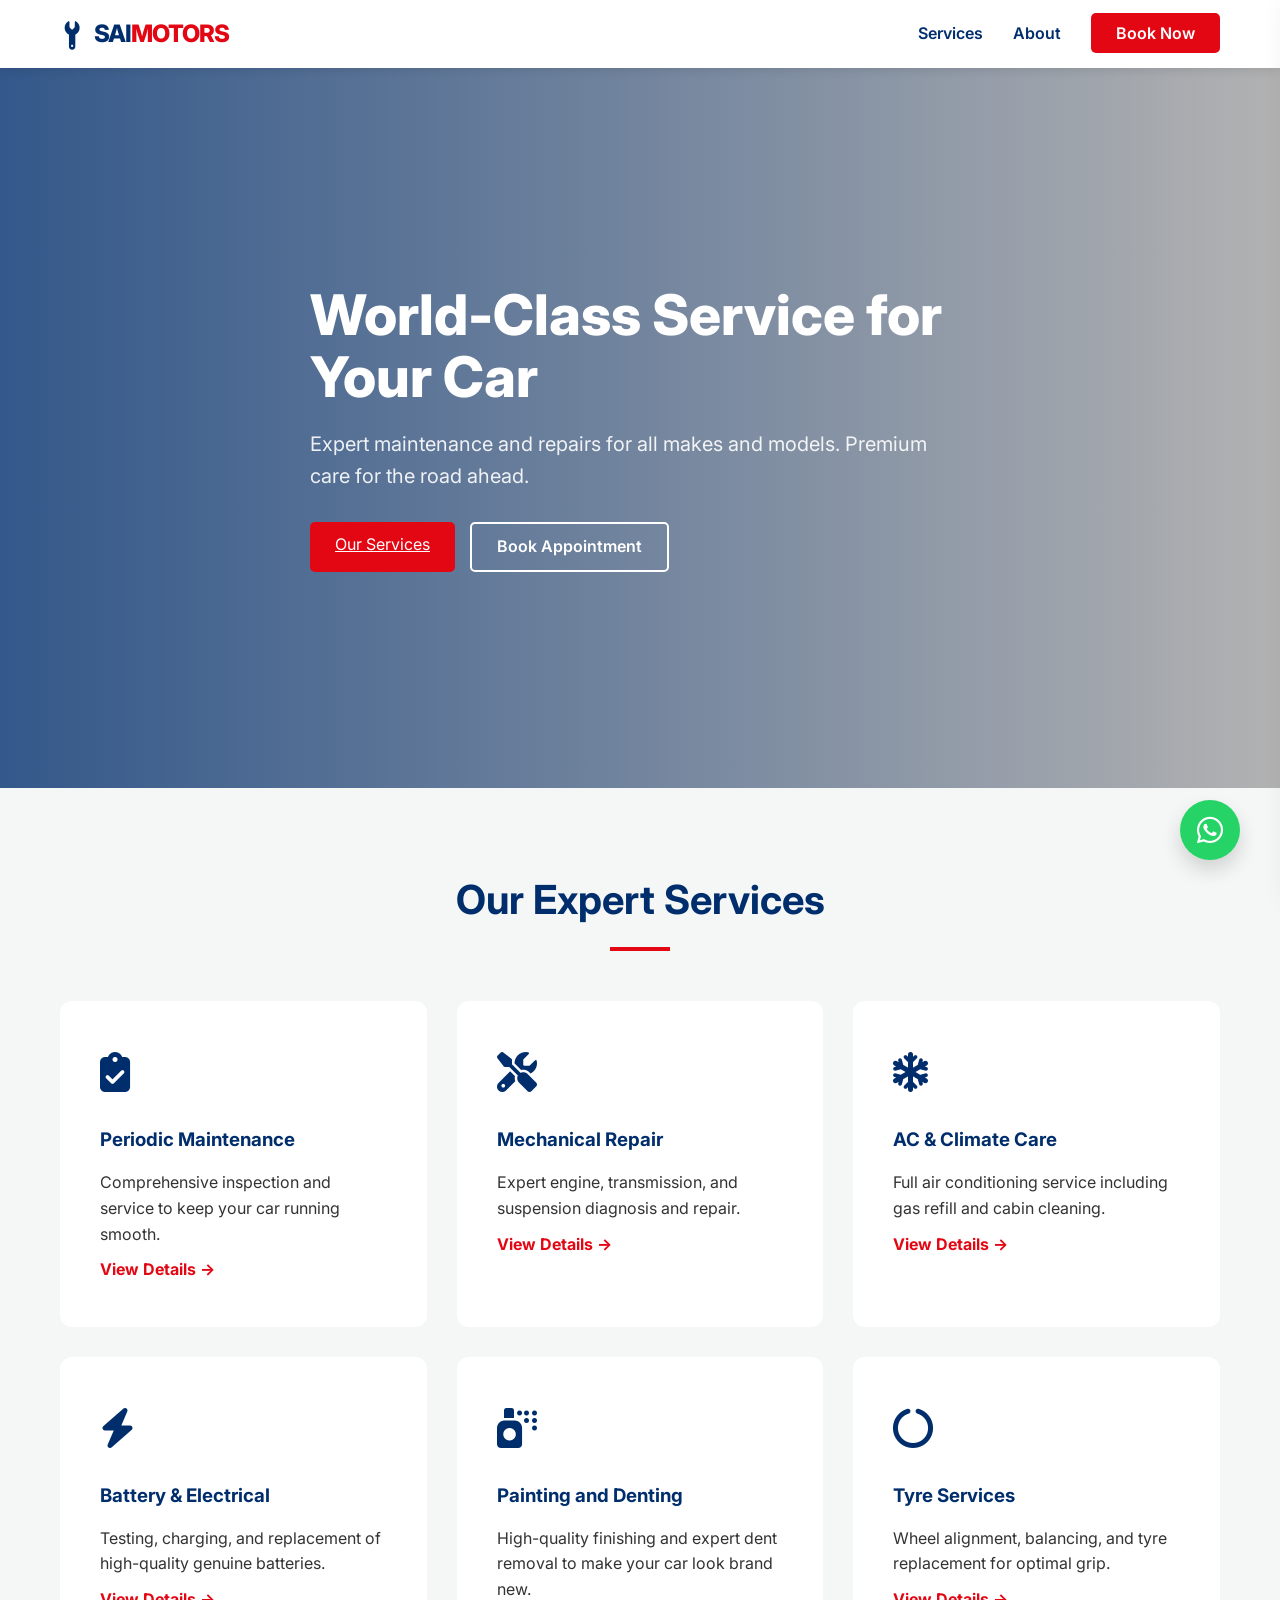
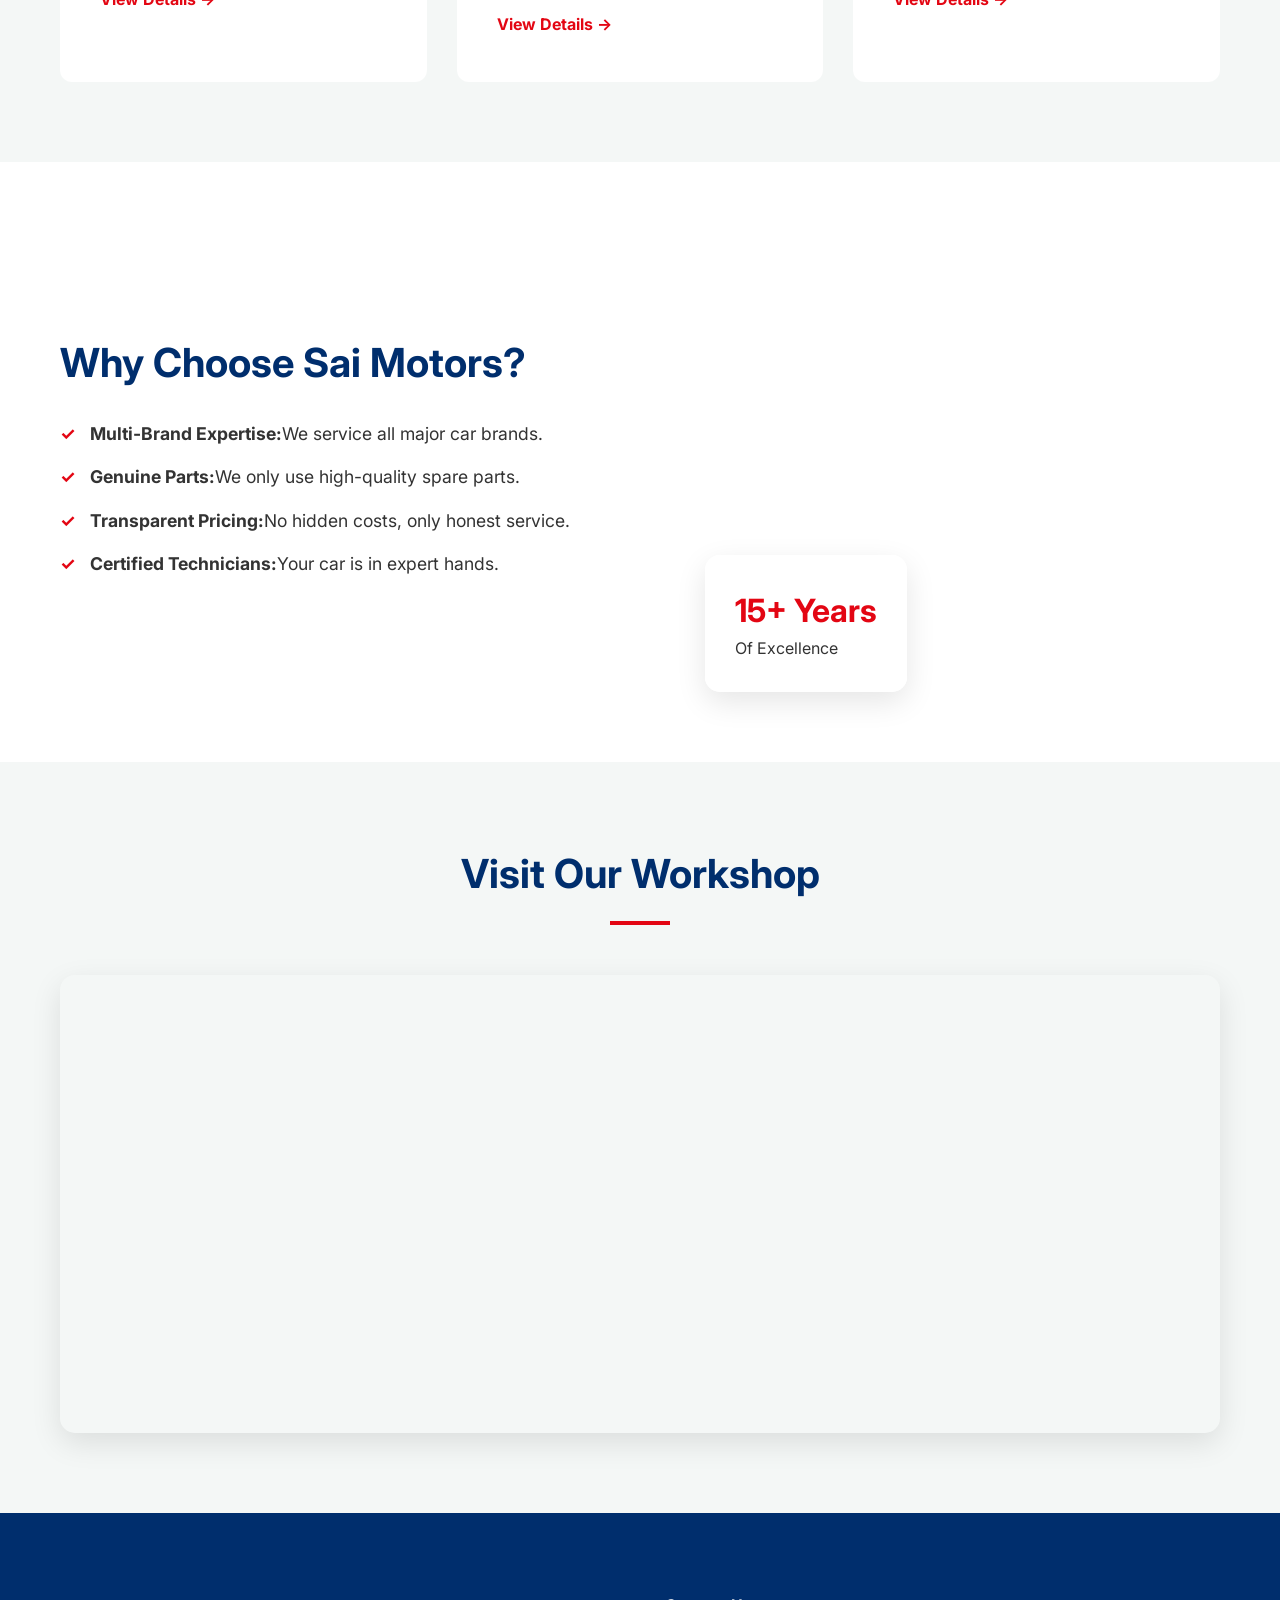
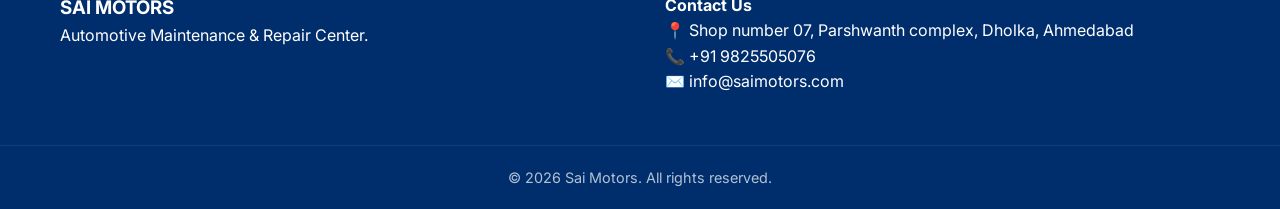
<file: index.html>
<!DOCTYPE html>
<html lang="en">

<head>
    <meta charset="UTF-8">
    <meta name="viewport" content="width=device-width, initial-scale=1.0">
    <title>Sai Motors | Premium Automotive Service</title>
    <link rel="icon" type="image/svg+xml"
        href="data:image/svg+xml,<svg xmlns='http://www.w3.org/2000/svg' viewBox='0 0 512 512'><path fill='%23002e6d' d='M78.6 5C69.1-2.4 55.6-1.5 47 7L7 47c-8.5 8.5-9.4 22-2.1 31.6l80 104c4.5 5.9 11.6 9.4 19 9.4h54.1l109 109c-14.7 29-10 65.4 14.3 89.6l112 112c12.5 12.5 32.8 12.5 45.3 0l64-64c12.5-12.5 12.5-32.8 0-45.3l-112-112c-24.2-24.2-60.6-29-89.6-14.3l-109-109V96c0-7.4-3.4-14.5-9.4-19L78.6 5zM19.9 396.1C7.2 408.8 0 426.1 0 444.1C0 481.6 30.4 512 67.9 512c18 0 35.3-7.2 48-19.9L233.7 374.3c-7.8-20.9-9-43.6-3.6-65.1l-61.7-61.7L19.9 396.1zM512 144c0-10.5-1.1-20.7-3.2-30.5c-2.4-11.2-16.1-14.1-24.2-6l-63.9 63.9c-3 3-7.1 4.7-11.3 4.7H352c-8.8 0-16-7.2-16-16V102.6c0-4.2 1.7-8.3 4.7-11.3l63.9-63.9c8.1-8.1 5.2-21.8-6-24.2C388.7 1.1 378.5 0 368 0C288.5 0 224 64.5 224 144l0 .8 85.3 85.3c36-9.1 75.8 .5 104 28.7L429 274.5c49-23 83-72.8 83-130.5zM56 432a24 24 0 1 1 48 0 24 24 0 1 1 -48 0z'/></svg>">
    <link rel="stylesheet" href="styles.css?v=1.4">
    <link href="https://fonts.googleapis.com/css2?family=Inter:wght@400;600;700&display=swap" rel="stylesheet">
    <link rel="stylesheet" href="https://cdnjs.cloudflare.com/ajax/libs/font-awesome/6.5.1/css/all.min.css">
</head>

<body>
    <header>
        <nav class="container">
            <a href="index.html" class="logo" style="text-decoration: none;">
                <i class="fas fa-wrench logo-icon"></i>
                <span class="logo-text">SAI<span>MOTORS</span></span>
            </a>

            <!-- Desktop Navigation -->
            <ul class="nav-links desktop-nav">
                <li><a href="#services">Services</a></li>
                <li><a href="#about">About</a></li>
                <li><a href="javascript:void(0)" class="btn-primary" onclick="openModal()">Book Now</a></li>
            </ul>

            <!-- Mobile Navigation -->
            <div class="mobile-nav">
                <a href="javascript:void(0)" class="btn-primary mobile-book" onclick="openModal()">Book Now</a>
                <button class="hamburger" onclick="toggleSidebar()">
                    <i class="fas fa-bars"></i>
                </button>
            </div>
        </nav>
    </header>

    <!-- Mobile Sidebar -->
    <div id="sidebar" class="sidebar">
        <div class="sidebar-header">
            <span class="logo-text">SAI<span>MOTORS</span></span>
            <button class="close-sidebar" onclick="toggleSidebar()">
                <i class="fas fa-times"></i>
            </button>
        </div>
        <ul class="sidebar-links">
            <li><a href="#services" onclick="toggleSidebar()">Services</a></li>
            <li><a href="#about" onclick="toggleSidebar()">About</a></li>
            <li><a href="#location" onclick="toggleSidebar()">Location</a></li>
            <li><a href="#contact" onclick="toggleSidebar()">Contact</a></li>
        </ul>
    </div>
    <div id="sidebar-overlay" class="sidebar-overlay" onclick="toggleSidebar()"></div>

    <section class="hero">
        <div class="hero-slides">
            <div class="slide" style="background-image: url('car1.png');"></div>
            <div class="slide" style="background-image: url('car2.png');"></div>
            <div class="slide" style="background-image: url('car3.png');"></div>
        </div>
        <div class="overlay"></div>
        <div class="container hero-content">
            <h1>World-Class Service for Your Car</h1>
            <p>Expert maintenance and repairs for all makes and models. Premium care for the road ahead.</p>
            <div class="hero-btns">
                <a href="#services" class="btn-primary">Our Services</a>
                <a href="javascript:void(0)" class="btn-outline" onclick="openModal()">Book Appointment</a>
            </div>
        </div>
    </section>

    <!-- Modal Structure -->
    <div id="bookingModal" class="modal">
        <div class="modal-content">
            <span class="close-btn" onclick="closeModal()">&times;</span>
            <h2 class="section-title">Book an Appointment</h2>
            <form id="appointment-form" class="appointment-form">
                <div class="form-row">
                    <div class="form-group">
                        <label for="name">Full Name</label>
                        <input type="text" id="name" name="name" placeholder="Enter your name" required>
                    </div>
                    <div class="form-group">
                        <label for="phone">Phone Number</label>
                        <input type="tel" id="phone" name="phone" placeholder="Enter your phone number" required>
                    </div>
                </div>
                <div class="form-row">
                    <div class="form-group">
                        <label for="car-model">Car Make & Model</label>
                        <input type="text" id="car-model" name="car-model" placeholder="e.g. Maruti Swift" required>
                    </div>
                    <div class="form-group">
                        <label for="service-type">Service Required</label>
                        <select id="service-type" name="service-type" required>
                            <option value="" disabled selected>Select a service</option>
                            <option value="periodic">Periodic Maintenance</option>
                            <option value="mechanical">Mechanical Repair</option>
                            <option value="ac">AC & Climate Care</option>
                            <option value="electrical">Battery & Electrical</option>
                            <option value="painting">Painting and Denting</option>
                            <option value="tyre">Tyre Services</option>
                        </select>
                    </div>
                </div>
                <div class="form-group">
                    <label for="message">Additional Details (Optional)</label>
                    <textarea id="message" name="message" rows="4" placeholder="How can we help you?"></textarea>
                </div>
                <button type="submit" class="btn-primary w-full">Confirm Booking</button>
            </form>
        </div>
    </div>

    <script>
        function openModal() {
            document.getElementById('bookingModal').style.display = 'block';
            document.body.style.overflow = 'hidden';
        }

        function closeModal() {
            document.getElementById('bookingModal').style.display = 'none';
            document.body.style.overflow = 'auto';
        }

        // Close modal if user clicks outside of it
        window.onclick = function (event) {
            let modal = document.getElementById('bookingModal');
            if (event.target == modal) {
                closeModal();
            }
        }

        // Mobile Sidebar Toggle
        function toggleSidebar() {
            let sidebar = document.getElementById('sidebar');
            let overlay = document.getElementById('sidebar-overlay');
            sidebar.classList.toggle('active');
            overlay.classList.toggle('active');

            if (sidebar.classList.contains('active')) {
                document.body.style.overflow = 'hidden';
            } else {
                document.body.style.overflow = 'auto';
            }
        }

        // Handle Booking Form Submission
        document.addEventListener('DOMContentLoaded', function () {
            document.getElementById('appointment-form').addEventListener('submit', function (e) {
                e.preventDefault();

                // Get form values
                let name = document.getElementById('name').value;
                let phone = document.getElementById('phone').value;
                let carModel = document.getElementById('car-model').value;
                let serviceSelect = document.getElementById('service-type');
                let serviceType = serviceSelect.options[serviceSelect.selectedIndex].text;
                let message = document.getElementById('message').value || 'No additional details';

                // Build WhatsApp message
                let whatsappMessage = `🚗 *New Booking Request from Sai Motors Website*\n\n`;
                whatsappMessage += `👤 *Name:* ${name}\n`;
                whatsappMessage += `📞 *Phone:* ${phone}\n`;
                whatsappMessage += `🚙 *Car:* ${carModel}\n`;
                whatsappMessage += `🔧 *Service:* ${serviceType}\n`;
                whatsappMessage += `📝 *Details:* ${message}`;

                // Encode the message for URL
                let encodedMessage = encodeURIComponent(whatsappMessage);

                // WhatsApp number (without + sign)
                let whatsappNumber = '919825505076';

                // Create WhatsApp URL
                let whatsappURL = `https://wa.me/${whatsappNumber}?text=${encodedMessage}`;

                // Close modal
                closeModal();

                // Open WhatsApp
                window.open(whatsappURL, '_blank');

                // Reset form
                this.reset();
            });
        });
    </script>
    <section id="services" class="services">
        <div class="container">
            <h2 class="section-title">Our Expert Services</h2>
            <div class="services-grid">
                <div class="service-card">
                    <div class="icon"><i class="fas fa-clipboard-check"></i></div>
                    <h3>Periodic Maintenance</h3>
                    <p>Comprehensive inspection and service to keep your car running smooth.</p>
                    <a href="periodic-maintenance.html" class="learn-more"
                        style="color: var(--accent); text-decoration: none; font-weight: bold; margin-top: 10px; display: inline-block;">View
                        Details →</a>
                </div>
                <div class="service-card">
                    <div class="icon"><i class="fas fa-tools"></i></div>
                    <h3>Mechanical Repair</h3>
                    <p>Expert engine, transmission, and suspension diagnosis and repair.</p>
                    <a href="mechanical-repair.html" class="learn-more"
                        style="color: var(--accent); text-decoration: none; font-weight: bold; margin-top: 10px; display: inline-block;">View
                        Details →</a>
                </div>
                <div class="service-card">
                    <div class="icon"><i class="fas fa-snowflake"></i></div>
                    <h3>AC & Climate Care</h3>
                    <p>Full air conditioning service including gas refill and cabin cleaning.</p>
                    <a href="ac-climate-care.html" class="learn-more"
                        style="color: var(--accent); text-decoration: none; font-weight: bold; margin-top: 10px; display: inline-block;">View
                        Details →</a>
                </div>
                <div class="service-card">
                    <div class="icon"><i class="fas fa-bolt"></i></div>
                    <h3>Battery & Electrical</h3>
                    <p>Testing, charging, and replacement of high-quality genuine batteries.</p>
                    <a href="battery-electrical.html" class="learn-more"
                        style="color: var(--accent); text-decoration: none; font-weight: bold; margin-top: 10px; display: inline-block;">View
                        Details →</a>
                </div>
                <div class="service-card">
                    <div class="icon"><i class="fas fa-spray-can"></i></div>
                    <h3>Painting and Denting</h3>
                    <p>High-quality finishing and expert dent removal to make your car look brand new.</p>
                    <a href="painting-denting.html" class="learn-more"
                        style="color: var(--accent); text-decoration: none; font-weight: bold; margin-top: 10px; display: inline-block;">View
                        Details →</a>
                </div>
                <div class="service-card">
                    <div class="icon"><i class="fas fa-circle-notch"></i></div>
                    <h3>Tyre Services</h3>
                    <p>Wheel alignment, balancing, and tyre replacement for optimal grip.</p>
                    <a href="tyre-services.html" class="learn-more"
                        style="color: var(--accent); text-decoration: none; font-weight: bold; margin-top: 10px; display: inline-block;">View
                        Details →</a>
                </div>
            </div>
        </div>
    </section>

    <section id="about" class="why-choose">
        <div class="container flex-row">
            <div class="text-content">
                <h2>Why Choose Sai Motors?</h2>
                <ul>
                    <li><strong>Multi-Brand Expertise:</strong> We service all major car brands.</li>
                    <li><strong>Genuine Parts:</strong> We only use high-quality spare parts.</li>
                    <li><strong>Transparent Pricing:</strong> No hidden costs, only honest service.</li>
                    <li><strong>Certified Technicians:</strong> Your car is in expert hands.</li>
                </ul>
            </div>
            <div class="image-placeholder">
                <div class="glass-box">
                    <h3>15+ Years</h3>
                    <p>Of Excellence</p>
                </div>
            </div>
        </div>
    </section>

    <section id="location" class="location">
        <div class="container">
            <h2 class="section-title">Visit Our Workshop</h2>
            <div class="map-container">
                <iframe
                    src="https://www.google.com/maps/embed?pb=!1m18!1m12!1m3!1d14717.378943729813!2d72.4414343!3d22.7154563!2m3!1f0!2f0!3f0!3m2!1i1024!2i768!4f13.1!3m3!1m2!1s0x395eeb0000000000%3A0x0!2sParshwanth%20complex%2C%20Dholka!5e0!3m2!1sen!2sin!4v1705841445678!5m2!1sen!2sin"
                    width="100%" height="450" style="border:0;" allowfullscreen="" loading="lazy">
                </iframe>
            </div>
        </div>
    </section>

    <footer id="contact">
        <div class="container footer-grid">
            <div class="footer-info">
                <h3>SAI MOTORS</h3>
                <p>Automotive Maintenance & Repair Center.</p>
            </div>
            <div class="footer-contact">
                <h4>Contact Us</h4>
                <p>📍 Shop number 07, Parshwanth complex, Dholka, Ahmedabad</p>
                <p>📞 +91 9825505076</p>
                <p>✉️ info@saimotors.com</p>
            </div>
        </div>
        <div class="footer-bottom">
            <p>&copy; 2026 Sai Motors. All rights reserved.</p>
        </div>
    </footer>

    <!-- WhatsApp Floating Button -->
    <a href="https://wa.me/919825505076?text=Hi%20Sai%20Motors,%20I'd%20like%20to%20book%20a%20service."
        class="whatsapp-float" target="_blank">
        <i class="fab fa-whatsapp"></i>
    </a>
</body>

</html>
</file>
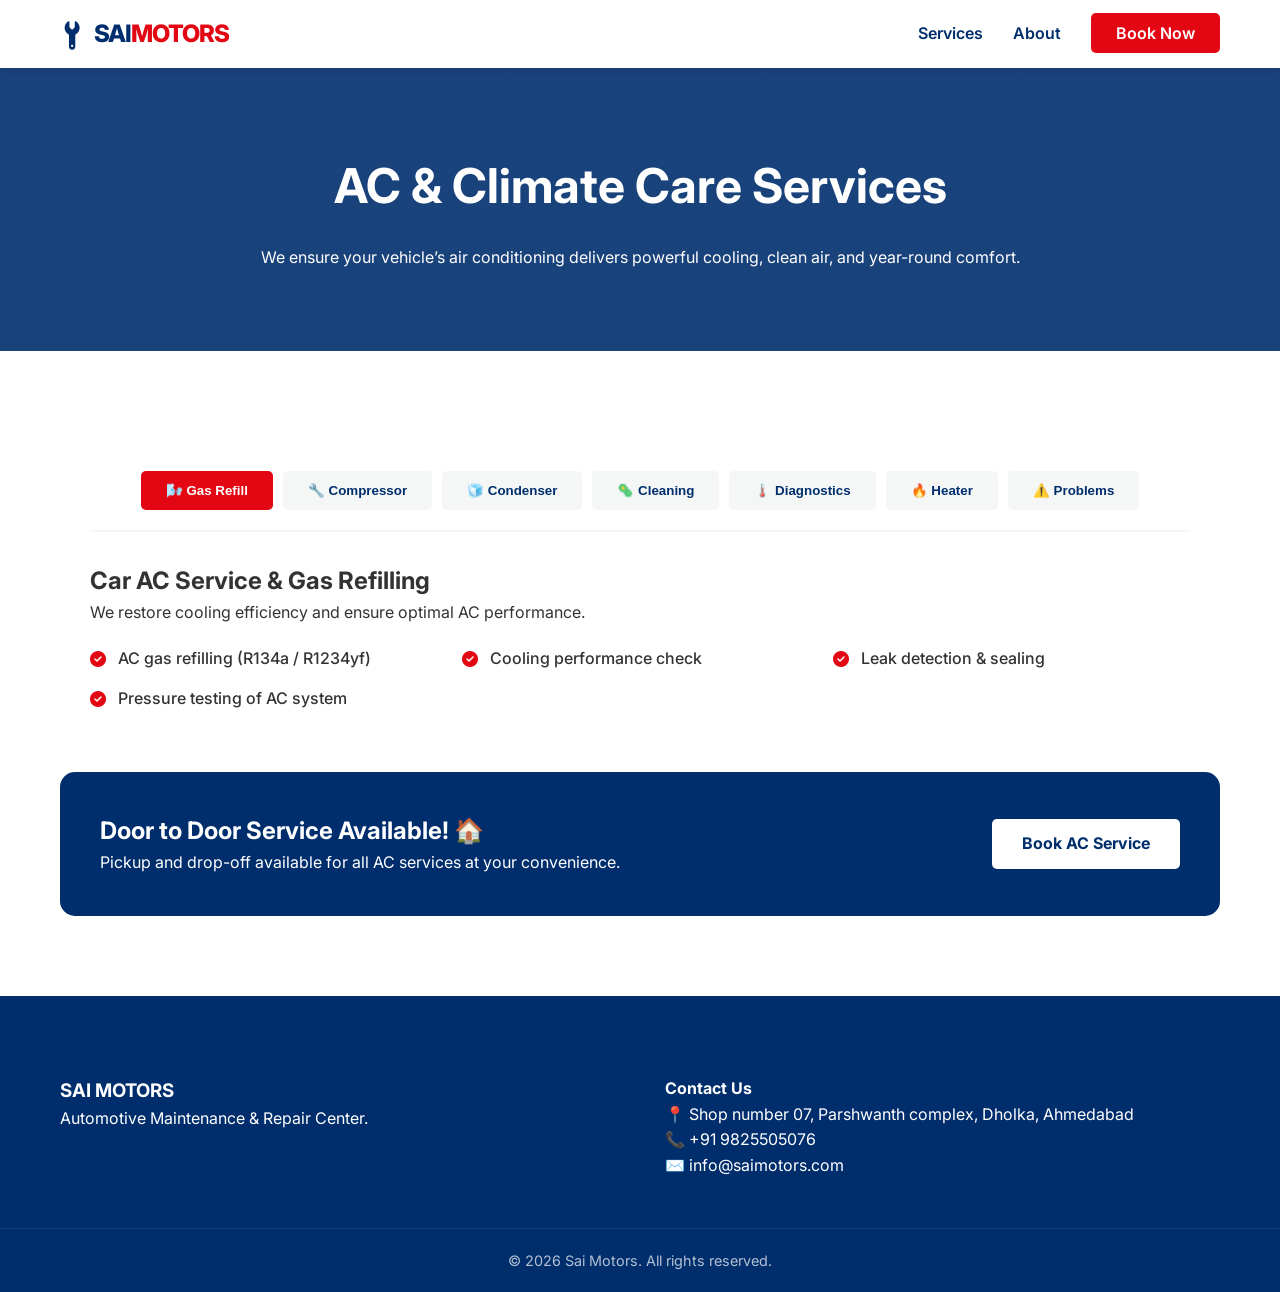
<file: ac-climate-care.html>
<!DOCTYPE html>
<html lang="en">

<head>
    <meta charset="UTF-8">
    <meta name="viewport" content="width=device-width, initial-scale=1.0">
    <title>AC & Climate Care | Sai Motors</title>
    <link rel="icon" type="image/svg+xml"
        href="data:image/svg+xml,<svg xmlns='http://www.w3.org/2000/svg' viewBox='0 0 512 512'><path fill='%23002e6d' d='M78.6 5C69.1-2.4 55.6-1.5 47 7L7 47c-8.5 8.5-9.4 22-2.1 31.6l80 104c4.5 5.9 11.6 9.4 19 9.4h54.1l109 109c-14.7 29-10 65.4 14.3 89.6l112 112c12.5 12.5 32.8 12.5 45.3 0l64-64c12.5-12.5 12.5-32.8 0-45.3l-112-112c-24.2-24.2-60.6-29-89.6-14.3l-109-109V96c0-7.4-3.4-14.5-9.4-19L78.6 5zM19.9 396.1C7.2 408.8 0 426.1 0 444.1C0 481.6 30.4 512 67.9 512c18 0 35.3-7.2 48-19.9L233.7 374.3c-7.8-20.9-9-43.6-3.6-65.1l-61.7-61.7L19.9 396.1zM512 144c0-10.5-1.1-20.7-3.2-30.5c-2.4-11.2-16.1-14.1-24.2-6l-63.9 63.9c-3 3-7.1 4.7-11.3 4.7H352c-8.8 0-16-7.2-16-16V102.6c0-4.2 1.7-8.3 4.7-11.3l63.9-63.9c8.1-8.1 5.2-21.8-6-24.2C388.7 1.1 378.5 0 368 0C288.5 0 224 64.5 224 144l0 .8 85.3 85.3c36-9.1 75.8 .5 104 28.7L429 274.5c49-23 83-72.8 83-130.5zM56 432a24 24 0 1 1 48 0 24 24 0 1 1 -48 0z'/></svg>">
    <link rel="stylesheet" href="styles.css">
    <link href="https://fonts.googleapis.com/css2?family=Inter:wght@400;600;700&display=swap" rel="stylesheet">
    <link rel="stylesheet" href="https://cdnjs.cloudflare.com/ajax/libs/font-awesome/6.5.1/css/all.min.css">
    <style>
        .service-details {
            padding: 80px 0;
            background: var(--white);
        }

        .service-hero {
            background: linear-gradient(rgba(0, 46, 109, 0.9), rgba(0, 46, 109, 0.9)), url('https://images.unsplash.com/photo-1544396821-4dd40b938ad3?auto=format&fit=crop&q=80&w=1920');
            padding: 80px 0;
            color: white;
            text-align: center;
        }

        .service-hero h1 {
            font-size: 3rem;
            margin-bottom: 20px;
        }

        .tabs-container {
            max-width: 1100px;
            margin: 40px auto;
        }

        .tabs-nav {
            display: flex;
            flex-wrap: wrap;
            gap: 10px;
            border-bottom: 2px solid var(--light);
            padding-bottom: 20px;
            margin-bottom: 30px;
            justify-content: center;
        }

        .tab-btn {
            padding: 12px 25px;
            border: none;
            background: var(--light);
            color: var(--primary);
            font-weight: 700;
            border-radius: 5px;
            cursor: pointer;
            transition: 0.3s;
        }

        .tab-btn.active {
            background: var(--accent);
            color: white;
        }

        .tab-content {
            display: none;
            animation: fadeIn 0.5s ease;
        }

        .tab-content.active {
            display: block;
        }

        @keyframes fadeIn {
            from {
                opacity: 0;
                transform: translateY(10px);
            }

            to {
                opacity: 1;
                transform: translateY(0);
            }
        }

        .check-list {
            list-style: none;
            display: grid;
            grid-template-columns: repeat(auto-fit, minmax(300px, 1fr));
            gap: 15px;
            margin-top: 20px;
        }

        .check-list li {
            display: flex;
            align-items: center;
            gap: 12px;
            font-weight: 500;
        }

        .check-list li i {
            color: var(--accent);
        }

        .doorstep-banner {
            background: var(--primary);
            color: white;
            padding: 40px;
            border-radius: 15px;
            margin-top: 60px;
            display: flex;
            justify-content: space-between;
            align-items: center;
            flex-wrap: wrap;
            gap: 20px;
        }

        .btn-white {
            background: white;
            color: var(--primary) !important;
            padding: 12px 30px;
            border-radius: 5px;
            text-decoration: none;
            font-weight: 700;
            transition: 0.3s;
        }

        .btn-white:hover {
            background: var(--light);
            transform: scale(1.05);
        }

        @media (max-width: 768px) {
            .service-hero h1 {
                font-size: 2rem;
            }

            .tab-btn {
                width: 100%;
            }
        }
    </style>
</head>

<body>
    <header>
        <nav class="container">
            <a href="index.html" class="logo" style="text-decoration: none;">
                <i class="fas fa-wrench logo-icon"></i>
                <span class="logo-text">SAI<span>MOTORS</span></span>
            </a>
            <ul class="nav-links desktop-nav">
                <li><a href="index.html#services">Services</a></li>
                <li><a href="index.html#about">About</a></li>
                <li><a href="javascript:void(0)" class="btn-primary" onclick="openModal()">Book Now</a></li>
            </ul>
            <div class="mobile-nav">
                <a href="javascript:void(0)" class="btn-primary mobile-book" onclick="openModal()">Book Now</a>
                <button class="hamburger" onclick="toggleSidebar()"><i class="fas fa-bars"></i></button>
            </div>
        </nav>
    </header>

    <section class="service-hero">
        <div class="container">
            <h1>AC & Climate Care Services</h1>
            <p>We ensure your vehicle’s air conditioning delivers powerful cooling, clean air, and year-round comfort.
            </p>
        </div>
    </section>

    <section class="service-details">
        <div class="container">
            <div class="tabs-container">
                <div class="tabs-nav">
                    <button class="tab-btn active" onclick="openTab(event, 'gas')">🌬️ Gas Refill</button>
                    <button class="tab-btn" onclick="openTab(event, 'compressor')">🔧 Compressor</button>
                    <button class="tab-btn" onclick="openTab(event, 'condenser')">🧊 Condenser</button>
                    <button class="tab-btn" onclick="openTab(event, 'cleaning')">🦠 Cleaning</button>
                    <button class="tab-btn" onclick="openTab(event, 'diag')">🌡️ Diagnostics</button>
                    <button class="tab-btn" onclick="openTab(event, 'heater')">🔥 Heater</button>
                    <button class="tab-btn" onclick="openTab(event, 'problems')">⚠️ Problems</button>
                </div>

                <div id="gas" class="tab-content active">
                    <h2>Car AC Service & Gas Refilling</h2>
                    <p>We restore cooling efficiency and ensure optimal AC performance.</p>
                    <ul class="check-list">
                        <li><i class="fas fa-check-circle"></i> AC gas refilling (R134a / R1234yf)</li>
                        <li><i class="fas fa-check-circle"></i> Cooling performance check</li>
                        <li><i class="fas fa-check-circle"></i> Leak detection & sealing</li>
                        <li><i class="fas fa-check-circle"></i> Pressure testing of AC system</li>
                    </ul>
                </div>

                <div id="compressor" class="tab-content">
                    <h2>AC Compressor Repair & Replacement</h2>
                    <p>The compressor is the heart of the AC system—we keep it running efficiently.</p>
                    <ul class="check-list">
                        <li><i class="fas fa-check-circle"></i> AC compressor repair or replacement</li>
                        <li><i class="fas fa-check-circle"></i> Compressor clutch repair</li>
                        <li><i class="fas fa-check-circle"></i> Belt inspection and replacement</li>
                        <li><i class="fas fa-check-circle"></i> Noise and vibration diagnosis</li>
                    </ul>
                </div>

                <div id="condenser" class="tab-content">
                    <h2>Condenser & Evaporator Services</h2>
                    <p>For efficient heat exchange and consistent cooling.</p>
                    <ul class="check-list">
                        <li><i class="fas fa-check-circle"></i> Condenser cleaning and replacement</li>
                        <li><i class="fas fa-check-circle"></i> Evaporator coil cleaning</li>
                        <li><i class="fas fa-check-circle"></i> AC airflow improvement</li>
                        <li><i class="fas fa-check-circle"></i> Cooling loss diagnosis</li>
                    </ul>
                </div>

                <div id="cleaning" class="tab-content">
                    <h2>AC Cleaning & Anti-Bacterial Treatment</h2>
                    <p>Breathe fresh, clean air inside your car.</p>
                    <ul class="check-list">
                        <li><i class="fas fa-check-circle"></i> AC vent cleaning</li>
                        <li><i class="fas fa-check-circle"></i> Anti-bacterial & anti-fungal treatment</li>
                        <li><i class="fas fa-check-circle"></i> Bad odor removal</li>
                        <li><i class="fas fa-check-circle"></i> Cabin air quality improvement</li>
                    </ul>
                </div>

                <div id="diag" class="tab-content">
                    <h2>Climate Control System Diagnosis</h2>
                    <p>Advanced diagnostics for modern vehicles with automatic systems.</p>
                    <ul class="check-list">
                        <li><i class="fas fa-check-circle"></i> Automatic climate control system check</li>
                        <li><i class="fas fa-check-circle"></i> Sensor & actuator inspection</li>
                        <li><i class="fas fa-check-circle"></i> Blower motor repair or replacement</li>
                        <li><i class="fas fa-check-circle"></i> Temperature fluctuation issues</li>
                    </ul>
                </div>

                <div id="heater" class="tab-content">
                    <h2>Heater & Defogger Repair</h2>
                    <p>Comfort and safety in cold and rainy conditions.</p>
                    <ul class="check-list">
                        <li><i class="fas fa-check-circle"></i> Heater core inspection</li>
                        <li><i class="fas fa-check-circle"></i> Defogger repair</li>
                        <li><i class="fas fa-check-circle"></i> Air distribution system repair</li>
                        <li><i class="fas fa-check-circle"></i> Climate airflow control check</li>
                    </ul>
                </div>

                <div id="problems" class="tab-content">
                    <h2>Common AC Problems We Fix</h2>
                    <ul class="check-list">
                        <li><i class="fas fa-exclamation-triangle"></i> Weak or no cooling</li>
                        <li><i class="fas fa-exclamation-triangle"></i> AC gas leakage</li>
                        <li><i class="fas fa-exclamation-triangle"></i> Unusual noise from AC system</li>
                        <li><i class="fas fa-exclamation-triangle"></i> Bad smell from vents</li>
                        <li><i class="fas fa-exclamation-triangle"></i> AC not cooling in traffic</li>
                        <li><i class="fas fa-exclamation-triangle"></i> AC working intermittently</li>
                    </ul>
                </div>
            </div>

            <div class="doorstep-banner">
                <div class="doorstep-content">
                    <h2>Door to Door Service Available! 🏠</h2>
                    <p>Pickup and drop-off available for all AC services at your convenience.</p>
                </div>
                <a href="javascript:void(0)" class="btn-white" onclick="openModal()">Book AC Service</a>
            </div>
        </div>
    </section>

    <!-- Modal Structure (Common) -->
    <div id="bookingModal" class="modal">
        <div class="modal-content">
            <span class="close-btn" onclick="closeModal()">&times;</span>
            <h2 class="section-title">Book AC Service</h2>
            <form id="appointment-form" class="appointment-form">
                <input type="hidden" id="service-type" value="AC & Climate Care">
                <div class="form-row">
                    <div class="form-group"><label>Full Name</label><input type="text" id="name" required></div>
                    <div class="form-group"><label>Phone Number</label><input type="tel" id="phone" required></div>
                </div>
                <div class="form-group"><label>Car Make & Model</label><input type="text" id="car-model" required></div>
                <div class="form-group"><label>Issue Details</label><textarea id="message" rows="4"></textarea></div>
                <button type="submit" class="btn-primary w-full">Send to WhatsApp</button>
            </form>
        </div>
    </div>

    <footer id="contact">
        <div class="container footer-grid">
            <div class="footer-info">
                <h3>SAI MOTORS</h3>
                <p>Automotive Maintenance & Repair Center.</p>
            </div>
            <div class="footer-contact">
                <h4>Contact Us</h4>
                <p>📍 Shop number 07, Parshwanth complex, Dholka, Ahmedabad</p>
                <p>📞 +91 9825505076</p>
                <p>✉️ info@saimotors.com</p>
            </div>
        </div>
        <div class="footer-bottom">
            <p>&copy; 2026 Sai Motors. All rights reserved.</p>
        </div>
    </footer>

    <script>
        function openTab(evt, tabName) {
            let i, tabcontent, tablinks;
            tabcontent = document.getElementsByClassName("tab-content");
            for (i = 0; i < tabcontent.length; i++) { tabcontent[i].style.display = "none"; tabcontent[i].classList.remove("active"); }
            tablinks = document.getElementsByClassName("tab-btn");
            for (i = 0; i < tablinks.length; i++) { tablinks[i].classList.remove("active"); }
            document.getElementById(tabName).style.display = "block";
            document.getElementById(tabName).classList.add("active");
            evt.currentTarget.classList.add("active");
        }
        function openModal() { document.getElementById('bookingModal').style.display = 'block'; document.body.style.overflow = 'hidden'; }
        function closeModal() { document.getElementById('bookingModal').style.display = 'none'; document.body.style.overflow = 'auto'; }
        document.getElementById('appointment-form').addEventListener('submit', function (e) {
            e.preventDefault();
            let msg = `❄️ *AC Service Request*\n\n👤 *Name:* ${document.getElementById('name').value}\n📞 *Phone:* ${document.getElementById('phone').value}\n🚙 *Car:* ${document.getElementById('car-model').value}\n🔧 *Service:* AC & Climate Care\n📝 *Details:* ${document.getElementById('message').value}`;
            window.open(`https://wa.me/919825505076?text=${encodeURIComponent(msg)}`, '_blank');
            closeModal();
        });
    </script>
</body>

</html>
</file>
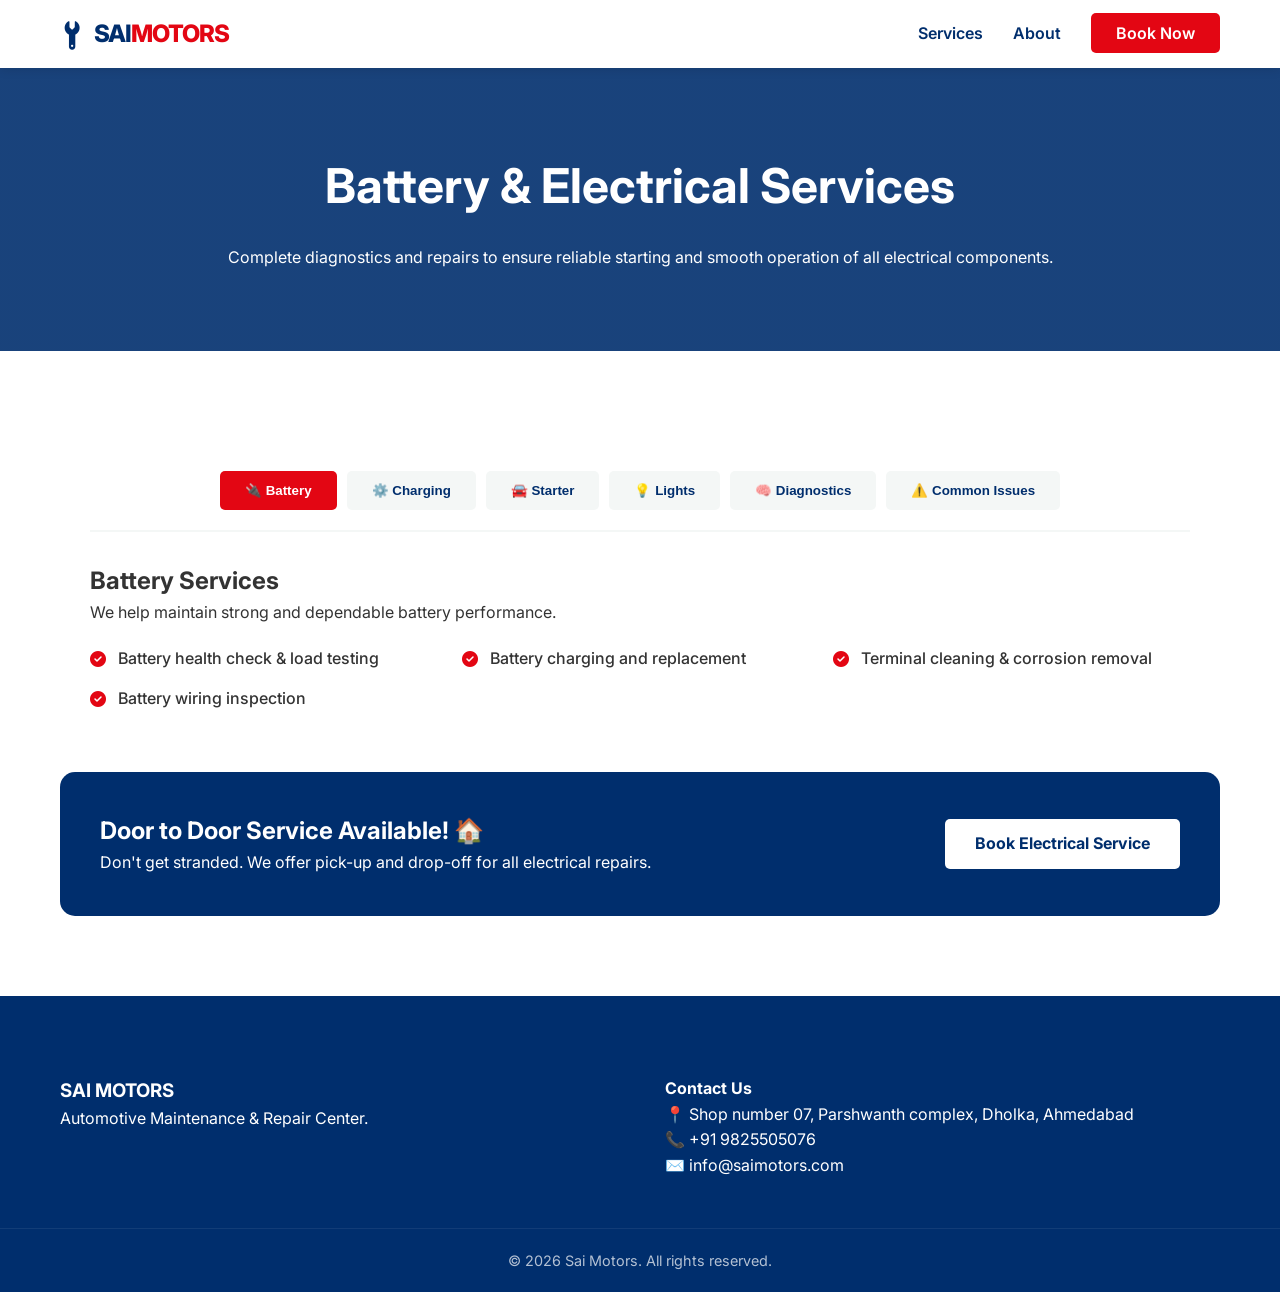
<file: battery-electrical.html>
<!DOCTYPE html>
<html lang="en">

<head>
    <meta charset="UTF-8">
    <meta name="viewport" content="width=device-width, initial-scale=1.0">
    <title>Battery & Electrical Services | Sai Motors</title>
    <link rel="icon" type="image/svg+xml"
        href="data:image/svg+xml,<svg xmlns='http://www.w3.org/2000/svg' viewBox='0 0 512 512'><path fill='%23002e6d' d='M78.6 5C69.1-2.4 55.6-1.5 47 7L7 47c-8.5 8.5-9.4 22-2.1 31.6l80 104c4.5 5.9 11.6 9.4 19 9.4h54.1l109 109c-14.7 29-10 65.4 14.3 89.6l112 112c12.5 12.5 32.8 12.5 45.3 0l64-64c12.5-12.5 12.5-32.8 0-45.3l-112-112c-24.2-24.2-60.6-29-89.6-14.3l-109-109V96c0-7.4-3.4-14.5-9.4-19L78.6 5zM19.9 396.1C7.2 408.8 0 426.1 0 444.1C0 481.6 30.4 512 67.9 512c18 0 35.3-7.2 48-19.9L233.7 374.3c-7.8-20.9-9-43.6-3.6-65.1l-61.7-61.7L19.9 396.1zM512 144c0-10.5-1.1-20.7-3.2-30.5c-2.4-11.2-16.1-14.1-24.2-6l-63.9 63.9c-3 3-7.1 4.7-11.3 4.7H352c-8.8 0-16-7.2-16-16V102.6c0-4.2 1.7-8.3 4.7-11.3l63.9-63.9c8.1-8.1 5.2-21.8-6-24.2C388.7 1.1 378.5 0 368 0C288.5 0 224 64.5 224 144l0 .8 85.3 85.3c36-9.1 75.8 .5 104 28.7L429 274.5c49-23 83-72.8 83-130.5zM56 432a24 24 0 1 1 48 0 24 24 0 1 1 -48 0z'/></svg>">
    <link rel="stylesheet" href="styles.css">
    <link href="https://fonts.googleapis.com/css2?family=Inter:wght@400;600;700&display=swap" rel="stylesheet">
    <link rel="stylesheet" href="https://cdnjs.cloudflare.com/ajax/libs/font-awesome/6.5.1/css/all.min.css">
    <style>
        .service-details {
            padding: 80px 0;
            background: var(--white);
        }

        .service-hero {
            background: linear-gradient(rgba(0, 46, 109, 0.9), rgba(0, 46, 109, 0.9)), url('https://images.unsplash.com/photo-1492144534655-ae79c964c9d7?auto=format&fit=crop&q=80&w=1920');
            padding: 80px 0;
            color: white;
            text-align: center;
        }

        .service-hero h1 {
            font-size: 3rem;
            margin-bottom: 20px;
        }

        .tabs-container {
            max-width: 1100px;
            margin: 40px auto;
        }

        .tabs-nav {
            display: flex;
            flex-wrap: wrap;
            gap: 10px;
            border-bottom: 2px solid var(--light);
            padding-bottom: 20px;
            margin-bottom: 30px;
            justify-content: center;
        }

        .tab-btn {
            padding: 12px 25px;
            border: none;
            background: var(--light);
            color: var(--primary);
            font-weight: 700;
            border-radius: 5px;
            cursor: pointer;
            transition: 0.3s;
        }

        .tab-btn.active {
            background: var(--accent);
            color: white;
        }

        .tab-content {
            display: none;
            animation: fadeIn 0.5s ease;
        }

        .tab-content.active {
            display: block;
        }

        @keyframes fadeIn {
            from {
                opacity: 0;
                transform: translateY(10px);
            }

            to {
                opacity: 1;
                transform: translateY(0);
            }
        }

        .check-list {
            list-style: none;
            display: grid;
            grid-template-columns: repeat(auto-fit, minmax(300px, 1fr));
            gap: 15px;
            margin-top: 20px;
        }

        .check-list li {
            display: flex;
            align-items: center;
            gap: 12px;
            font-weight: 500;
        }

        .check-list li i {
            color: var(--accent);
        }

        .doorstep-banner {
            background: var(--primary);
            color: white;
            padding: 40px;
            border-radius: 15px;
            margin-top: 60px;
            display: flex;
            justify-content: space-between;
            align-items: center;
            flex-wrap: wrap;
            gap: 20px;
        }

        .btn-white {
            background: white;
            color: var(--primary) !important;
            padding: 12px 30px;
            border-radius: 5px;
            text-decoration: none;
            font-weight: 700;
            transition: 0.3s;
        }

        .btn-white:hover {
            background: var(--light);
            transform: scale(1.05);
        }

        @media (max-width: 768px) {
            .service-hero h1 {
                font-size: 2rem;
            }

            .tab-btn {
                width: 100%;
            }
        }
    </style>
</head>

<body>
    <header>
        <nav class="container">
            <a href="index.html" class="logo" style="text-decoration: none;">
                <i class="fas fa-wrench logo-icon"></i>
                <span class="logo-text">SAI<span>MOTORS</span></span>
            </a>
            <ul class="nav-links desktop-nav">
                <li><a href="index.html#services">Services</a></li>
                <li><a href="index.html#about">About</a></li>
                <li><a href="javascript:void(0)" class="btn-primary" onclick="openModal()">Book Now</a></li>
            </ul>
            <div class="mobile-nav">
                <a href="javascript:void(0)" class="btn-primary mobile-book" onclick="openModal()">Book Now</a>
                <button class="hamburger" onclick="toggleSidebar()"><i class="fas fa-bars"></i></button>
            </div>
        </nav>
    </header>

    <section class="service-hero">
        <div class="container">
            <h1>Battery & Electrical Services</h1>
            <p>Complete diagnostics and repairs to ensure reliable starting and smooth operation of all electrical
                components.</p>
        </div>
    </section>

    <section class="service-details">
        <div class="container">
            <div class="tabs-container">
                <div class="tabs-nav">
                    <button class="tab-btn active" onclick="openTab(event, 'battery')">🔌 Battery</button>
                    <button class="tab-btn" onclick="openTab(event, 'charging')">⚙️ Charging</button>
                    <button class="tab-btn" onclick="openTab(event, 'starter')">🚘 Starter</button>
                    <button class="tab-btn" onclick="openTab(event, 'lights')">💡 Lights</button>
                    <button class="tab-btn" onclick="openTab(event, 'diag')">🧠 Diagnostics</button>
                    <button class="tab-btn" onclick="openTab(event, 'common')">⚠️ Common Issues</button>
                </div>

                <div id="battery" class="tab-content active">
                    <h2>Battery Services</h2>
                    <p>We help maintain strong and dependable battery performance.</p>
                    <ul class="check-list">
                        <li><i class="fas fa-check-circle"></i> Battery health check & load testing</li>
                        <li><i class="fas fa-check-circle"></i> Battery charging and replacement</li>
                        <li><i class="fas fa-check-circle"></i> Terminal cleaning & corrosion removal</li>
                        <li><i class="fas fa-check-circle"></i> Battery wiring inspection</li>
                    </ul>
                </div>

                <div id="charging" class="tab-content">
                    <h2>Charging System Repair</h2>
                    <p>We ensure your vehicle charges properly while running.</p>
                    <ul class="check-list">
                        <li><i class="fas fa-check-circle"></i> Alternator inspection & repair</li>
                        <li><i class="fas fa-check-circle"></i> Charging voltage testing</li>
                        <li><i class="fas fa-check-circle"></i> Drive belt inspection & replacement</li>
                        <li><i class="fas fa-check-circle"></i> Overcharging / undercharging diagnosis</li>
                    </ul>
                </div>

                <div id="starter" class="tab-content">
                    <h2>Starter & Ignition System</h2>
                    <p>For smooth and trouble-free engine starting.</p>
                    <ul class="check-list">
                        <li><i class="fas fa-check-circle"></i> Starter motor inspection & repair</li>
                        <li><i class="fas fa-check-circle"></i> Ignition switch issues</li>
                        <li><i class="fas fa-check-circle"></i> Starter relay & solenoid repair</li>
                        <li><i class="fas fa-check-circle"></i> Slow crank / no-start problem fixing</li>
                    </ul>
                </div>

                <div id="lights" class="tab-content">
                    <h2>Lights & Electrical Accessories</h2>
                    <p>Safe driving with fully functional electrical components.</p>
                    <ul class="check-list">
                        <li><i class="fas fa-check-circle"></i> Headlights, tail lights & indicators</li>
                        <li><i class="fas fa-check-circle"></i> Power windows & central locking</li>
                        <li><i class="fas fa-check-circle"></i> Horn, wipers & interior lights</li>
                        <li><i class="fas fa-check-circle"></i> Dashboard electrical issues</li>
                    </ul>
                </div>

                <div id="diag" class="tab-content">
                    <h2>Electrical Diagnostics & Wiring</h2>
                    <p>Accurate fault detection and long-term solutions.</p>
                    <ul class="check-list">
                        <li><i class="fas fa-check-circle"></i> Electrical fault scanning</li>
                        <li><i class="fas fa-check-circle"></i> Wiring repair & short-circuit fixing</li>
                        <li><i class="fas fa-check-circle"></i> Fuse & relay replacement</li>
                        <li><i class="fas fa-check-circle"></i> Sensor & connector inspection</li>
                    </ul>
                </div>

                <div id="common" class="tab-content">
                    <h2>Common Electrical Issues We Fix</h2>
                    <ul class="check-list">
                        <li><i class="fas fa-exclamation-triangle"></i> Battery draining problems</li>
                        <li><i class="fas fa-exclamation-triangle"></i> Car not starting</li>
                        <li><i class="fas fa-exclamation-triangle"></i> Flickering or dim lights</li>
                        <li><i class="fas fa-exclamation-triangle"></i> Warning lights on dashboard</li>
                        <li><i class="fas fa-exclamation-triangle"></i> Intermittent electrical failures</li>
                    </ul>
                </div>
            </div>

            <div class="doorstep-banner">
                <div class="doorstep-content">
                    <h2>Door to Door Service Available! 🏠</h2>
                    <p>Don't get stranded. We offer pick-up and drop-off for all electrical repairs.</p>
                </div>
                <a href="javascript:void(0)" class="btn-white" onclick="openModal()">Book Electrical Service</a>
            </div>
        </div>
    </section>

    <div id="bookingModal" class="modal">
        <div class="modal-content">
            <span class="close-btn" onclick="closeModal()">&times;</span>
            <h2 class="section-title">Book Service</h2>
            <form id="appointment-form" class="appointment-form">
                <input type="hidden" id="service-type" value="Battery & Electrical">
                <div class="form-row">
                    <div class="form-group"><label>Name</label><input type="text" id="name" required></div>
                    <div class="form-group"><label>Phone</label><input type="tel" id="phone" required></div>
                </div>
                <div class="form-group"><label>Car Model</label><input type="text" id="car-model" required></div>
                <div class="form-group"><label>Notes</label><textarea id="message" rows="4"></textarea></div>
                <button type="submit" class="btn-primary w-full">Send to WhatsApp</button>
            </form>
        </div>
    </div>

    <footer id="contact">
        <div class="container footer-grid">
            <div class="footer-info">
                <h3>SAI MOTORS</h3>
                <p>Automotive Maintenance & Repair Center.</p>
            </div>
            <div class="footer-contact">
                <h4>Contact Us</h4>
                <p>📍 Shop number 07, Parshwanth complex, Dholka, Ahmedabad</p>
                <p>📞 +91 9825505076</p>
                <p>✉️ info@saimotors.com</p>
            </div>
        </div>
        <div class="footer-bottom">
            <p>&copy; 2026 Sai Motors. All rights reserved.</p>
        </div>
    </footer>

    <script>
        function openTab(evt, tabName) {
            let i, tabcontent, tablinks;
            tabcontent = document.getElementsByClassName("tab-content");
            for (i = 0; i < tabcontent.length; i++) { tabcontent[i].style.display = "none"; }
            tablinks = document.getElementsByClassName("tab-btn");
            for (i = 0; i < tablinks.length; i++) { tablinks[i].className = tablinks[i].className.replace(" active", ""); }
            document.getElementById(tabName).style.display = "block";
            evt.currentTarget.className += " active";
        }
        function openModal() { document.getElementById('bookingModal').style.display = 'block'; document.body.style.overflow = 'hidden'; }
        function closeModal() { document.getElementById('bookingModal').style.display = 'none'; document.body.style.overflow = 'auto'; }
        document.getElementById('appointment-form').addEventListener('submit', function (e) {
            e.preventDefault();
            let msg = `🔋 *Battery/Electrical Request*\n\n👤 *Name:* ${document.getElementById('name').value}\n📞 *Phone:* ${document.getElementById('phone').value}\n🚙 *Car:* ${document.getElementById('car-model').value}\n🔧 *Service:* Battery & Electrical\n📝 *Details:* ${document.getElementById('message').value}`;
            window.open(`https://wa.me/919825505076?text=${encodeURIComponent(msg)}`, '_blank');
            closeModal();
        });
    </script>
</body>

</html>
</file>
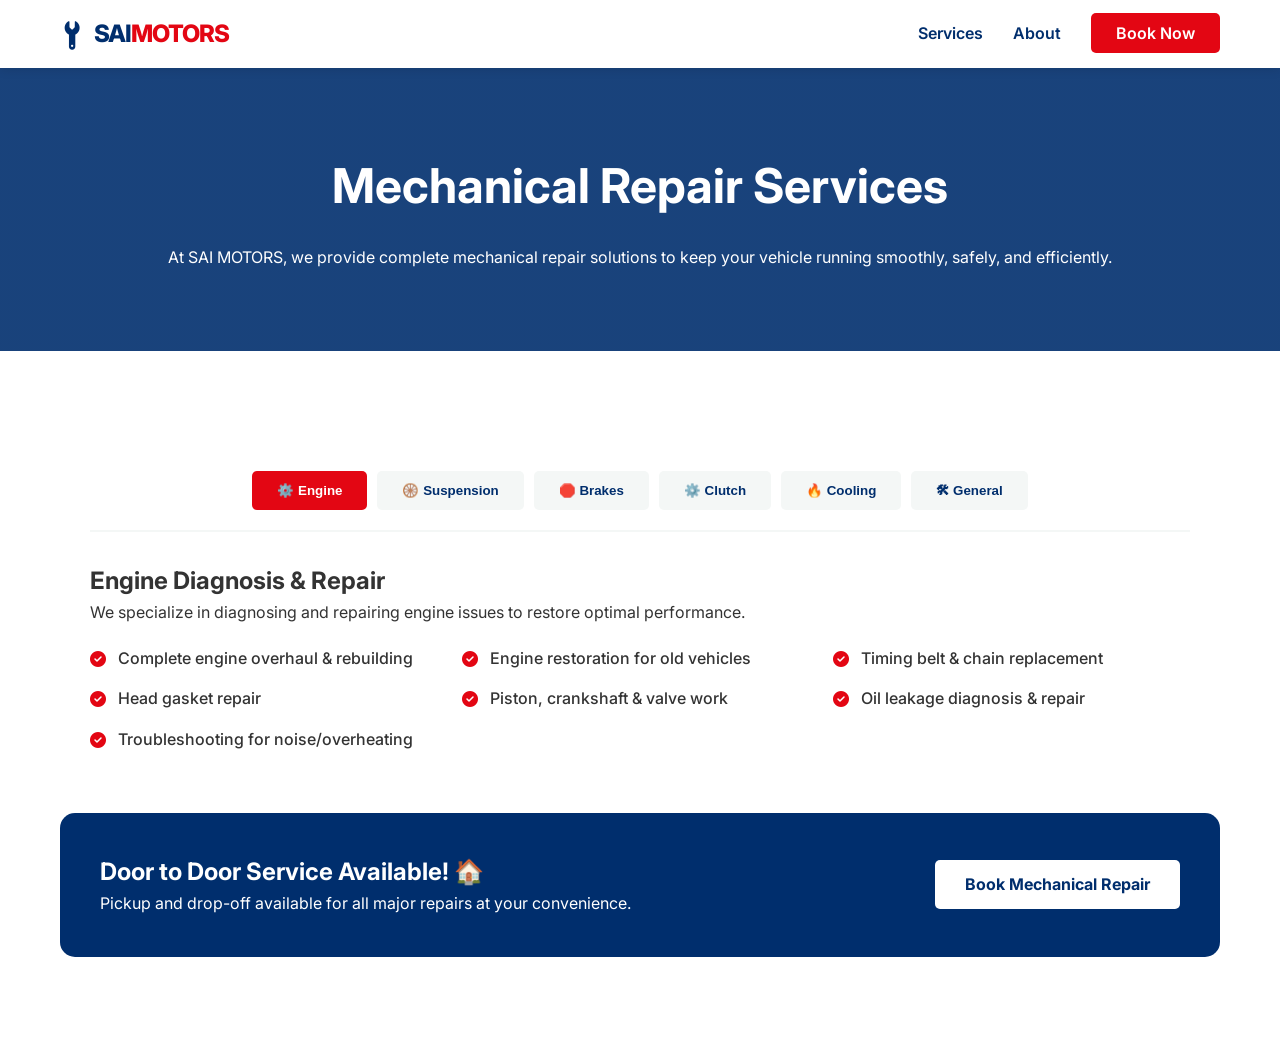
<file: mechanical-repair.html>
<!DOCTYPE html>
<html lang="en">

<head>
    <meta charset="UTF-8">
    <meta name="viewport" content="width=device-width, initial-scale=1.0">
    <title>Mechanical Repair | Sai Motors</title>
    <link rel="icon" type="image/svg+xml"
        href="data:image/svg+xml,<svg xmlns='http://www.w3.org/2000/svg' viewBox='0 0 512 512'><path fill='%23002e6d' d='M78.6 5C69.1-2.4 55.6-1.5 47 7L7 47c-8.5 8.5-9.4 22-2.1 31.6l80 104c4.5 5.9 11.6 9.4 19 9.4h54.1l109 109c-14.7 29-10 65.4 14.3 89.6l112 112c12.5 12.5 32.8 12.5 45.3 0l64-64c12.5-12.5 12.5-32.8 0-45.3l-112-112c-24.2-24.2-60.6-29-89.6-14.3l-109-109V96c0-7.4-3.4-14.5-9.4-19L78.6 5zM19.9 396.1C7.2 408.8 0 426.1 0 444.1C0 481.6 30.4 512 67.9 512c18 0 35.3-7.2 48-19.9L233.7 374.3c-7.8-20.9-9-43.6-3.6-65.1l-61.7-61.7L19.9 396.1zM512 144c0-10.5-1.1-20.7-3.2-30.5c-2.4-11.2-16.1-14.1-24.2-6l-63.9 63.9c-3 3-7.1 4.7-11.3 4.7H352c-8.8 0-16-7.2-16-16V102.6c0-4.2 1.7-8.3 4.7-11.3l63.9-63.9c8.1-8.1 5.2-21.8-6-24.2C388.7 1.1 378.5 0 368 0C288.5 0 224 64.5 224 144l0 .8 85.3 85.3c36-9.1 75.8 .5 104 28.7L429 274.5c49-23 83-72.8 83-130.5zM56 432a24 24 0 1 1 48 0 24 24 0 1 1 -48 0z'/></svg>">
    <link rel="stylesheet" href="styles.css">
    <link href="https://fonts.googleapis.com/css2?family=Inter:wght@400;600;700&display=swap" rel="stylesheet">
    <link rel="stylesheet" href="https://cdnjs.cloudflare.com/ajax/libs/font-awesome/6.5.1/css/all.min.css">
    <style>
        .service-details {
            padding: 80px 0;
            background: var(--white);
        }

        .service-hero {
            background: linear-gradient(rgba(0, 46, 109, 0.9), rgba(0, 46, 109, 0.9)), url('https://images.unsplash.com/photo-1486006396193-47101bb91ef6?auto=format&fit=crop&q=80&w=1920');
            padding: 80px 0;
            color: white;
            text-align: center;
        }

        .service-hero h1 {
            font-size: 3rem;
            margin-bottom: 20px;
        }

        .tabs-container {
            max-width: 1100px;
            margin: 40px auto;
        }

        .tabs-nav {
            display: flex;
            flex-wrap: wrap;
            gap: 10px;
            border-bottom: 2px solid var(--light);
            padding-bottom: 20px;
            margin-bottom: 30px;
            justify-content: center;
        }

        .tab-btn {
            padding: 12px 25px;
            border: none;
            background: var(--light);
            color: var(--primary);
            font-weight: 700;
            border-radius: 5px;
            cursor: pointer;
            transition: 0.3s;
        }

        .tab-btn.active {
            background: var(--accent);
            color: white;
        }

        .tab-content {
            display: none;
            animation: fadeIn 0.5s ease;
        }

        .tab-content.active {
            display: block;
        }

        @keyframes fadeIn {
            from {
                opacity: 0;
                transform: translateY(10px);
            }

            to {
                opacity: 1;
                transform: translateY(0);
            }
        }

        .check-list {
            list-style: none;
            display: grid;
            grid-template-columns: repeat(auto-fit, minmax(300px, 1fr));
            gap: 15px;
            margin-top: 20px;
        }

        .check-list li {
            display: flex;
            align-items: center;
            gap: 12px;
            font-weight: 500;
        }

        .check-list li i {
            color: var(--accent);
        }

        .doorstep-banner {
            background: var(--primary);
            color: white;
            padding: 40px;
            border-radius: 15px;
            margin-top: 60px;
            display: flex;
            justify-content: space-between;
            align-items: center;
            flex-wrap: wrap;
            gap: 20px;
        }

        .btn-white {
            background: white;
            color: var(--primary) !important;
            padding: 12px 30px;
            border-radius: 5px;
            text-decoration: none;
            font-weight: 700;
            transition: 0.3s;
        }

        .btn-white:hover {
            background: var(--light);
            transform: scale(1.05);
        }

        @media (max-width: 768px) {
            .service-hero h1 {
                font-size: 2rem;
            }

            .tab-btn {
                width: 100%;
            }
        }
    </style>
</head>

<body>
    <header>
        <nav class="container">
            <a href="index.html" class="logo" style="text-decoration: none;">
                <i class="fas fa-wrench logo-icon"></i>
                <span class="logo-text">SAI<span>MOTORS</span></span>
            </a>
            <ul class="nav-links desktop-nav">
                <li><a href="index.html#services">Services</a></li>
                <li><a href="index.html#about">About</a></li>
                <li><a href="javascript:void(0)" class="btn-primary" onclick="openModal()">Book Now</a></li>
            </ul>
            <div class="mobile-nav">
                <a href="javascript:void(0)" class="btn-primary mobile-book" onclick="openModal()">Book Now</a>
                <button class="hamburger" onclick="toggleSidebar()"><i class="fas fa-bars"></i></button>
            </div>
        </nav>
    </header>

    <section class="service-hero">
        <div class="container">
            <h1>Mechanical Repair Services</h1>
            <p>At SAI MOTORS, we provide complete mechanical repair solutions to keep your vehicle running smoothly,
                safely, and efficiently.</p>
        </div>
    </section>

    <section class="service-details">
        <div class="container">
            <div class="tabs-container">
                <div class="tabs-nav">
                    <button class="tab-btn active" onclick="openTab(event, 'engine')">⚙️ Engine</button>
                    <button class="tab-btn" onclick="openTab(event, 'suspension')">🛞 Suspension</button>
                    <button class="tab-btn" onclick="openTab(event, 'brakes')">🛑 Brakes</button>
                    <button class="tab-btn" onclick="openTab(event, 'transmission')">⚙️ Clutch</button>
                    <button class="tab-btn" onclick="openTab(event, 'cooling')">🔥 Cooling</button>
                    <button class="tab-btn" onclick="openTab(event, 'general')">🛠 General</button>
                </div>

                <div id="engine" class="tab-content active">
                    <h2>Engine Diagnosis & Repair</h2>
                    <p>We specialize in diagnosing and repairing engine issues to restore optimal performance.</p>
                    <ul class="check-list">
                        <li><i class="fas fa-check-circle"></i> Complete engine overhaul & rebuilding</li>
                        <li><i class="fas fa-check-circle"></i> Engine restoration for old vehicles</li>
                        <li><i class="fas fa-check-circle"></i> Timing belt & chain replacement</li>
                        <li><i class="fas fa-check-circle"></i> Head gasket repair</li>
                        <li><i class="fas fa-check-circle"></i> Piston, crankshaft & valve work</li>
                        <li><i class="fas fa-check-circle"></i> Oil leakage diagnosis & repair</li>
                        <li><i class="fas fa-check-circle"></i> Troubleshooting for noise/overheating</li>
                    </ul>
                </div>

                <div id="suspension" class="tab-content">
                    <h2>Suspension & Steering Work</h2>
                    <p>A healthy suspension system ensures comfort, stability, and safe handling on the road.</p>
                    <ul class="check-list">
                        <li><i class="fas fa-check-circle"></i> Shock absorber & strut replacement</li>
                        <li><i class="fas fa-check-circle"></i> Coil spring repair and replacement</li>
                        <li><i class="fas fa-check-circle"></i> Control arm, bushings & ball joints</li>
                        <li><i class="fas fa-check-circle"></i> Wheel alignment support (pre/post work)</li>
                        <li><i class="fas fa-check-circle"></i> Steering rack & tie-rod repair</li>
                        <li><i class="fas fa-check-circle"></i> Suspension noise diagnosis</li>
                    </ul>
                </div>

                <div id="brakes" class="tab-content">
                    <h2>Brake System Repairs</h2>
                    <p>Your safety is our priority. We ensure your braking system performs at its best.</p>
                    <ul class="check-list">
                        <li><i class="fas fa-check-circle"></i> Brake pad & disc replacement</li>
                        <li><i class="fas fa-check-circle"></i> Brake caliper repair</li>
                        <li><i class="fas fa-check-circle"></i> Brake fluid replacement & bleeding</li>
                        <li><i class="fas fa-check-circle"></i> Brake noise and vibration fixing</li>
                        <li><i class="fas fa-check-circle"></i> ABS-related mechanical checks</li>
                    </ul>
                </div>

                <div id="transmission" class="tab-content">
                    <h2>Transmission & Clutch Services</h2>
                    <p>Smooth gear shifting improves performance and driving comfort.</p>
                    <ul class="check-list">
                        <li><i class="fas fa-check-circle"></i> Manual transmission repair</li>
                        <li><i class="fas fa-check-circle"></i> Clutch & pressure plate replacement</li>
                        <li><i class="fas fa-check-circle"></i> Release bearing replacement</li>
                        <li><i class="fas fa-check-circle"></i> Flywheel inspection</li>
                        <li><i class="fas fa-check-circle"></i> Gearbox noise diagnosis</li>
                    </ul>
                </div>

                <div id="cooling" class="tab-content">
                    <h2>Cooling System & Overheating Fixes</h2>
                    <p>We prevent engine overheating and cooling failures.</p>
                    <ul class="check-list">
                        <li><i class="fas fa-check-circle"></i> Radiator repair & replacement</li>
                        <li><i class="fas fa-check-circle"></i> Coolant flush & refilling</li>
                        <li><i class="fas fa-check-circle"></i> Water pump replacement</li>
                        <li><i class="fas fa-check-circle"></i> Thermostat replacement</li>
                        <li><i class="fas fa-check-circle"></i> Cooling fan and hose inspection</li>
                    </ul>
                </div>

                <div id="general" class="tab-content">
                    <h2>General Mechanical Repairs</h2>
                    <p>For day-to-day mechanical reliability.</p>
                    <ul class="check-list">
                        <li><i class="fas fa-check-circle"></i> Engine mounting replacement</li>
                        <li><i class="fas fa-check-circle"></i> Belt replacement (Serpentine & Accessory)</li>
                        <li><i class="fas fa-check-circle"></i> Exhaust system inspection & repair</li>
                        <li><i class="fas fa-check-circle"></i> Bearing and pulley replacement</li>
                        <li><i class="fas fa-check-circle"></i> Preventive mechanical inspections</li>
                    </ul>
                </div>
            </div>

            <div class="doorstep-banner">
                <div class="doorstep-content">
                    <h2>Door to Door Service Available! 🏠</h2>
                    <p>Pickup and drop-off available for all major repairs at your convenience.</p>
                </div>
                <a href="javascript:void(0)" class="btn-white" onclick="openModal()">Book Mechanical Repair</a>
            </div>
        </div>
    </section>

    <!-- Modal Structure (Common) -->
    <div id="bookingModal" class="modal">
        <div class="modal-content">
            <span class="close-btn" onclick="closeModal()">&times;</span>
            <h2 class="section-title">Book your Repair</h2>
            <form id="appointment-form" class="appointment-form">
                <input type="hidden" id="service-type" value="Mechanical Repair">
                <div class="form-row">
                    <div class="form-group"><label>Full Name</label><input type="text" id="name" required></div>
                    <div class="form-group"><label>Phone Number</label><input type="tel" id="phone" required></div>
                </div>
                <div class="form-group"><label>Car Make & Model</label><input type="text" id="car-model" required></div>
                <div class="form-group"><label>Issue Details</label><textarea id="message" rows="4"></textarea></div>
                <button type="submit" class="btn-primary w-full">Send to WhatsApp</button>
            </form>
        </div>
    </div>

    <script>
        function openTab(evt, tabName) {
            let i, tabcontent, tablinks;
            tabcontent = document.getElementsByClassName("tab-content");
            for (i = 0; i < tabcontent.length; i++) { tabcontent[i].style.display = "none"; tabcontent[i].classList.remove("active"); }
            tablinks = document.getElementsByClassName("tab-btn");
            for (i = 0; i < tablinks.length; i++) { tablinks[i].classList.remove("active"); }
            document.getElementById(tabName).style.display = "block";
            document.getElementById(tabName).classList.add("active");
            evt.currentTarget.classList.add("active");
        }
        function openModal() { document.getElementById('bookingModal').style.display = 'block'; document.body.style.overflow = 'hidden'; }
        function closeModal() { document.getElementById('bookingModal').style.display = 'none'; document.body.style.overflow = 'auto'; }
        document.getElementById('appointment-form').addEventListener('submit', function (e) {
            e.preventDefault();
            let msg = `🛠 *Mechanical Repair Request*\n\n👤 *Name:* ${document.getElementById('name').value}\n📞 *Phone:* ${document.getElementById('phone').value}\n🚙 *Car:* ${document.getElementById('car-model').value}\n🔧 *Service:* Mechanical Repair\n📝 *Details:* ${document.getElementById('message').value}`;
            window.open(`https://wa.me/919825505076?text=${encodeURIComponent(msg)}`, '_blank');
            closeModal();
        });
    </script>
</body>

</html>
</file>
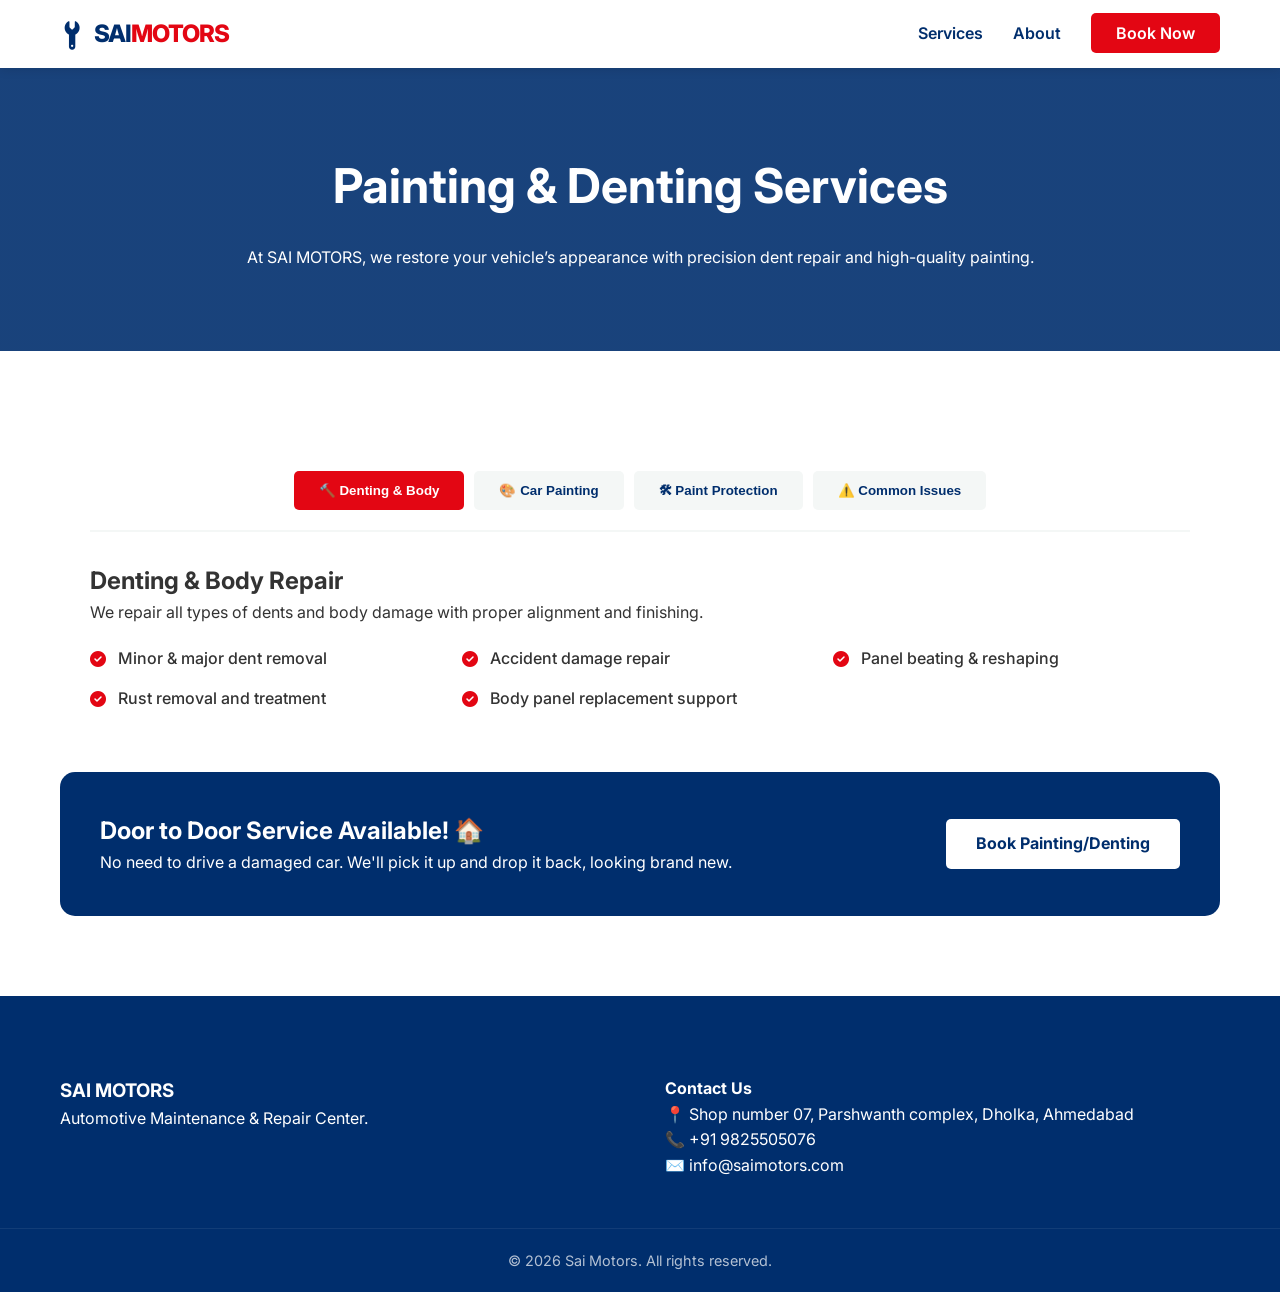
<file: painting-denting.html>
<!DOCTYPE html>
<html lang="en">

<head>
    <meta charset="UTF-8">
    <meta name="viewport" content="width=device-width, initial-scale=1.0">
    <title>Painting & Denting Services | Sai Motors</title>
    <link rel="icon" type="image/svg+xml"
        href="data:image/svg+xml,<svg xmlns='http://www.w3.org/2000/svg' viewBox='0 0 512 512'><path fill='%23002e6d' d='M78.6 5C69.1-2.4 55.6-1.5 47 7L7 47c-8.5 8.5-9.4 22-2.1 31.6l80 104c4.5 5.9 11.6 9.4 19 9.4h54.1l109 109c-14.7 29-10 65.4 14.3 89.6l112 112c12.5 12.5 32.8 12.5 45.3 0l64-64c12.5-12.5 12.5-32.8 0-45.3l-112-112c-24.2-24.2-60.6-29-89.6-14.3l-109-109V96c0-7.4-3.4-14.5-9.4-19L78.6 5zM19.9 396.1C7.2 408.8 0 426.1 0 444.1C0 481.6 30.4 512 67.9 512c18 0 35.3-7.2 48-19.9L233.7 374.3c-7.8-20.9-9-43.6-3.6-65.1l-61.7-61.7L19.9 396.1zM512 144c0-10.5-1.1-20.7-3.2-30.5c-2.4-11.2-16.1-14.1-24.2-6l-63.9 63.9c-3 3-7.1 4.7-11.3 4.7H352c-8.8 0-16-7.2-16-16V102.6c0-4.2 1.7-8.3 4.7-11.3l63.9-63.9c8.1-8.1 5.2-21.8-6-24.2C388.7 1.1 378.5 0 368 0C288.5 0 224 64.5 224 144l0 .8 85.3 85.3c36-9.1 75.8 .5 104 28.7L429 274.5c49-23 83-72.8 83-130.5zM56 432a24 24 0 1 1 48 0 24 24 0 1 1 -48 0z'/></svg>">
    <link rel="stylesheet" href="styles.css">
    <link href="https://fonts.googleapis.com/css2?family=Inter:wght@400;600;700&display=swap" rel="stylesheet">
    <link rel="stylesheet" href="https://cdnjs.cloudflare.com/ajax/libs/font-awesome/6.5.1/css/all.min.css">
    <style>
        .service-details {
            padding: 80px 0;
            background: var(--white);
        }

        .service-hero {
            background: linear-gradient(rgba(0, 46, 109, 0.9), rgba(0, 46, 109, 0.9)), url('https://images.unsplash.com/photo-1599256621730-535171e28e50?auto=format&fit=crop&q=80&w=1920');
            padding: 80px 0;
            color: white;
            text-align: center;
        }

        .service-hero h1 {
            font-size: 3rem;
            margin-bottom: 20px;
        }

        .tabs-container {
            max-width: 1100px;
            margin: 40px auto;
        }

        .tabs-nav {
            display: flex;
            flex-wrap: wrap;
            gap: 10px;
            border-bottom: 2px solid var(--light);
            padding-bottom: 20px;
            margin-bottom: 30px;
            justify-content: center;
        }

        .tab-btn {
            padding: 12px 25px;
            border: none;
            background: var(--light);
            color: var(--primary);
            font-weight: 700;
            border-radius: 5px;
            cursor: pointer;
            transition: 0.3s;
        }

        .tab-btn.active {
            background: var(--accent);
            color: white;
        }

        .tab-content {
            display: none;
            animation: fadeIn 0.5s ease;
        }

        .tab-content.active {
            display: block;
        }

        @keyframes fadeIn {
            from {
                opacity: 0;
                transform: translateY(10px);
            }

            to {
                opacity: 1;
                transform: translateY(0);
            }
        }

        .check-list {
            list-style: none;
            display: grid;
            grid-template-columns: repeat(auto-fit, minmax(300px, 1fr));
            gap: 15px;
            margin-top: 20px;
        }

        .check-list li {
            display: flex;
            align-items: center;
            gap: 12px;
            font-weight: 500;
        }

        .check-list li i {
            color: var(--accent);
        }

        .doorstep-banner {
            background: var(--primary);
            color: white;
            padding: 40px;
            border-radius: 15px;
            margin-top: 60px;
            display: flex;
            justify-content: space-between;
            align-items: center;
            flex-wrap: wrap;
            gap: 20px;
        }

        .btn-white {
            background: white;
            color: var(--primary) !important;
            padding: 12px 30px;
            border-radius: 5px;
            text-decoration: none;
            font-weight: 700;
            transition: 0.3s;
        }

        .btn-white:hover {
            background: var(--light);
            transform: scale(1.05);
        }

        @media (max-width: 768px) {
            .service-hero h1 {
                font-size: 2rem;
            }

            .tab-btn {
                width: 100%;
            }
        }
    </style>
</head>

<body>
    <header>
        <nav class="container">
            <a href="index.html" class="logo" style="text-decoration: none;">
                <i class="fas fa-wrench logo-icon"></i>
                <span class="logo-text">SAI<span>MOTORS</span></span>
            </a>
            <ul class="nav-links desktop-nav">
                <li><a href="index.html#services">Services</a></li>
                <li><a href="index.html#about">About</a></li>
                <li><a href="javascript:void(0)" class="btn-primary" onclick="openModal()">Book Now</a></li>
            </ul>
            <div class="mobile-nav">
                <a href="javascript:void(0)" class="btn-primary mobile-book" onclick="openModal()">Book Now</a>
                <button class="hamburger" onclick="toggleSidebar()"><i class="fas fa-bars"></i></button>
            </div>
        </nav>
    </header>

    <section class="service-hero">
        <div class="container">
            <h1>Painting & Denting Services</h1>
            <p>At SAI MOTORS, we restore your vehicle’s appearance with precision dent repair and high-quality painting.
            </p>
        </div>
    </section>

    <section class="service-details">
        <div class="container">
            <div class="tabs-container">
                <div class="tabs-nav">
                    <button class="tab-btn active" onclick="openTab(event, 'denting')">🔨 Denting & Body</button>
                    <button class="tab-btn" onclick="openTab(event, 'painting')">🎨 Car Painting</button>
                    <button class="tab-btn" onclick="openTab(event, 'finish')">🛠 Paint Protection</button>
                    <button class="tab-btn" onclick="openTab(event, 'common')">⚠️ Common Issues</button>
                </div>

                <div id="denting" class="tab-content active">
                    <h2>Denting & Body Repair</h2>
                    <p>We repair all types of dents and body damage with proper alignment and finishing.</p>
                    <ul class="check-list">
                        <li><i class="fas fa-check-circle"></i> Minor & major dent removal</li>
                        <li><i class="fas fa-check-circle"></i> Accident damage repair</li>
                        <li><i class="fas fa-check-circle"></i> Panel beating & reshaping</li>
                        <li><i class="fas fa-check-circle"></i> Rust removal and treatment</li>
                        <li><i class="fas fa-check-circle"></i> Body panel replacement support</li>
                    </ul>
                </div>

                <div id="painting" class="tab-content">
                    <h2>Car Painting & Refinishing</h2>
                    <p>Professional painting for a fresh and factory-like finish.</p>
                    <ul class="check-list">
                        <li><i class="fas fa-check-circle"></i> Full body painting</li>
                        <li><i class="fas fa-check-circle"></i> Panel-wise painting</li>
                        <li><i class="fas fa-check-circle"></i> Color matching & blending</li>
                        <li><i class="fas fa-check-circle"></i> Scratch and paint peel repair</li>
                        <li><i class="fas fa-check-circle"></i> Clear coat polishing</li>
                    </ul>
                </div>

                <div id="finish" class="tab-content">
                    <h2>Paint Protection & Finishing</h2>
                    <p>Enhancing durability and long-lasting shine.</p>
                    <ul class="check-list">
                        <li><i class="fas fa-check-circle"></i> Surface preparation & primer application</li>
                        <li><i class="fas fa-check-circle"></i> Paint correction</li>
                        <li><i class="fas fa-check-circle"></i> Final finishing and detailing</li>
                        <li><i class="fas fa-check-circle"></i> Quality inspection before delivery</li>
                    </ul>
                </div>

                <div id="common" class="tab-content">
                    <h2>Common Issues We Fix</h2>
                    <ul class="check-list">
                        <li><i class="fas fa-exclamation-triangle"></i> Dents, scratches & paint damage</li>
                        <li><i class="fas fa-exclamation-triangle"></i> Faded or dull paint</li>
                        <li><i class="fas fa-exclamation-triangle"></i> Rust spots</li>
                        <li><i class="fas fa-exclamation-triangle"></i> Accident body damage</li>
                    </ul>
                </div>
            </div>

            <div class="doorstep-banner">
                <div class="doorstep-content">
                    <h2>Door to Door Service Available! 🏠</h2>
                    <p>No need to drive a damaged car. We'll pick it up and drop it back, looking brand new.</p>
                </div>
                <a href="javascript:void(0)" class="btn-white" onclick="openModal()">Book Painting/Denting</a>
            </div>
        </div>
    </section>

    <!-- Modal Structure (Common) -->
    <div id="bookingModal" class="modal">
        <div class="modal-content">
            <span class="close-btn" onclick="closeModal()">&times;</span>
            <h2 class="section-title">Book Service</h2>
            <form id="appointment-form" class="appointment-form">
                <input type="hidden" id="service-type" value="Painting & Denting">
                <div class="form-row">
                    <div class="form-group"><label>Name</label><input type="text" id="name" required></div>
                    <div class="form-group"><label>Phone</label><input type="tel" id="phone" required></div>
                </div>
                <div class="form-group"><label>Car Model</label><input type="text" id="car-model" required></div>
                <div class="form-group"><label>Description of Damage</label><textarea id="message" rows="4"></textarea>
                </div>
                <button type="submit" class="btn-primary w-full">Send to WhatsApp</button>
            </form>
        </div>
    </div>

    <footer id="contact">
        <div class="container footer-grid">
            <div class="footer-info">
                <h3>SAI MOTORS</h3>
                <p>Automotive Maintenance & Repair Center.</p>
            </div>
            <div class="footer-contact">
                <h4>Contact Us</h4>
                <p>📍 Shop number 07, Parshwanth complex, Dholka, Ahmedabad</p>
                <p>📞 +91 9825505076</p>
                <p>✉️ info@saimotors.com</p>
            </div>
        </div>
        <div class="footer-bottom">
            <p>&copy; 2026 Sai Motors. All rights reserved.</p>
        </div>
    </footer>

    <script>
        function openTab(evt, tabName) {
            let i, tabcontent, tablinks;
            tabcontent = document.getElementsByClassName("tab-content");
            for (i = 0; i < tabcontent.length; i++) { tabcontent[i].style.display = "none"; }
            tablinks = document.getElementsByClassName("tab-btn");
            for (i = 0; i < tablinks.length; i++) { tablinks[i].className = tablinks[i].className.replace(" active", ""); }
            document.getElementById(tabName).style.display = "block";
            evt.currentTarget.className += " active";
        }
        function openModal() { document.getElementById('bookingModal').style.display = 'block'; document.body.style.overflow = 'hidden'; }
        function closeModal() { document.getElementById('bookingModal').style.display = 'none'; document.body.style.overflow = 'auto'; }
        document.getElementById('appointment-form').addEventListener('submit', function (e) {
            e.preventDefault();
            let msg = `🎨 *Painting/Denting Request*\n\n👤 *Name:* ${document.getElementById('name').value}\n📞 *Phone:* ${document.getElementById('phone').value}\n🚙 *Car:* ${document.getElementById('car-model').value}\n🔧 *Service:* Painting & Denting\n📝 *Details:* ${document.getElementById('message').value}`;
            window.open(`https://wa.me/919825505076?text=${encodeURIComponent(msg)}`, '_blank');
            closeModal();
        });
    </script>
</body>

</html>
</file>
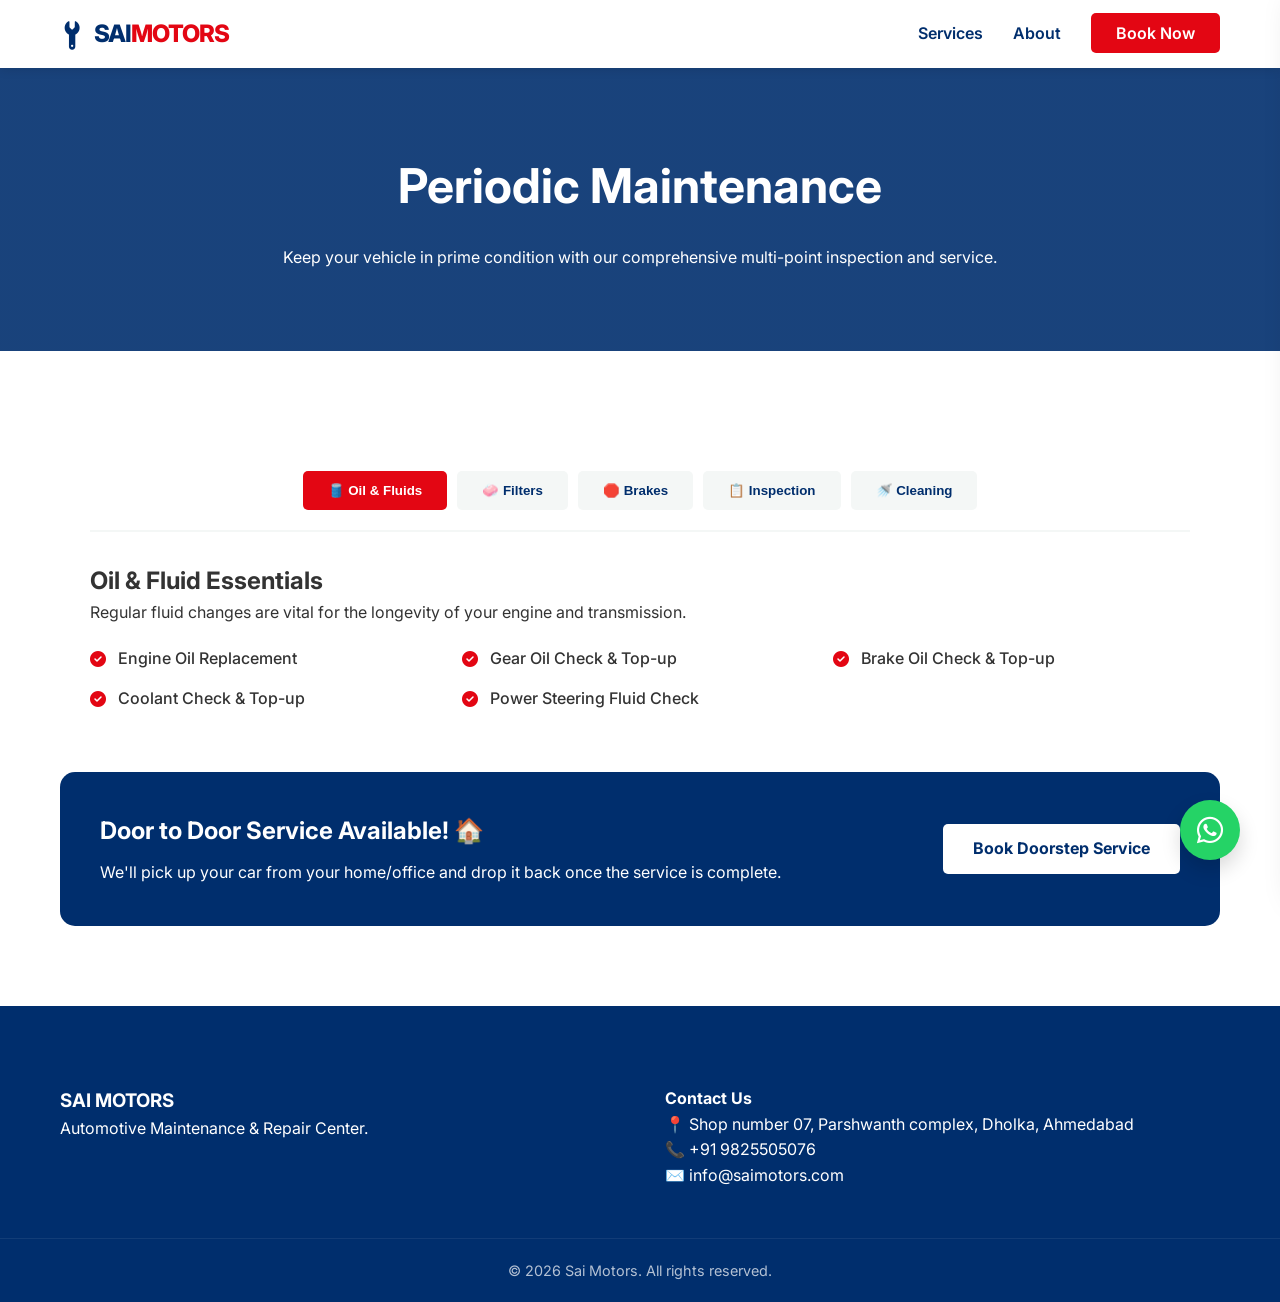
<file: periodic-maintenance.html>
<!DOCTYPE html>
<html lang="en">

<head>
    <meta charset="UTF-8">
    <meta name="viewport" content="width=device-width, initial-scale=1.0">
    <title>Periodic Maintenance | Sai Motors</title>
    <link rel="icon" type="image/svg+xml"
        href="data:image/svg+xml,<svg xmlns='http://www.w3.org/2000/svg' viewBox='0 0 512 512'><path fill='%23002e6d' d='M78.6 5C69.1-2.4 55.6-1.5 47 7L7 47c-8.5 8.5-9.4 22-2.1 31.6l80 104c4.5 5.9 11.6 9.4 19 9.4h54.1l109 109c-14.7 29-10 65.4 14.3 89.6l112 112c12.5 12.5 32.8 12.5 45.3 0l64-64c12.5-12.5 12.5-32.8 0-45.3l-112-112c-24.2-24.2-60.6-29-89.6-14.3l-109-109V96c0-7.4-3.4-14.5-9.4-19L78.6 5zM19.9 396.1C7.2 408.8 0 426.1 0 444.1C0 481.6 30.4 512 67.9 512c18 0 35.3-7.2 48-19.9L233.7 374.3c-7.8-20.9-9-43.6-3.6-65.1l-61.7-61.7L19.9 396.1zM512 144c0-10.5-1.1-20.7-3.2-30.5c-2.4-11.2-16.1-14.1-24.2-6l-63.9 63.9c-3 3-7.1 4.7-11.3 4.7H352c-8.8 0-16-7.2-16-16V102.6c0-4.2 1.7-8.3 4.7-11.3l63.9-63.9c8.1-8.1 5.2-21.8-6-24.2C388.7 1.1 378.5 0 368 0C288.5 0 224 64.5 224 144l0 .8 85.3 85.3c36-9.1 75.8 .5 104 28.7L429 274.5c49-23 83-72.8 83-130.5zM56 432a24 24 0 1 1 48 0 24 24 0 1 1 -48 0z'/></svg>">
    <link rel="stylesheet" href="styles.css?v=1.4">
    <link href="https://fonts.googleapis.com/css2?family=Inter:wght@400;600;700&display=swap" rel="stylesheet">
    <link rel="stylesheet" href="https://cdnjs.cloudflare.com/ajax/libs/font-awesome/6.5.1/css/all.min.css">
    <style>
        .service-details {
            padding: 80px 0;
            background: var(--white);
        }

        .service-hero {
            background: linear-gradient(rgba(0, 46, 109, 0.9), rgba(0, 46, 109, 0.9)), url('https://images.unsplash.com/photo-1486006396193-47101bb91ef6?auto=format&fit=crop&q=80&w=1920');
            padding: 80px 0;
            color: white;
            text-align: center;
        }

        .service-hero h1 {
            font-size: 3rem;
            margin-bottom: 20px;
        }

        .tabs-container {
            max-width: 1100px;
            margin: 40px auto;
        }

        .tabs-nav {
            display: flex;
            flex-wrap: wrap;
            gap: 10px;
            border-bottom: 2px solid var(--light);
            padding-bottom: 20px;
            margin-bottom: 30px;
            justify-content: center;
        }

        .tab-btn {
            padding: 12px 25px;
            border: none;
            background: var(--light);
            color: var(--primary);
            font-weight: 700;
            border-radius: 5px;
            cursor: pointer;
            transition: 0.3s;
        }

        .tab-btn.active {
            background: var(--accent);
            color: white;
        }

        .tab-content {
            display: none;
            animation: fadeIn 0.5s ease;
        }

        .tab-content.active {
            display: block;
        }

        @keyframes fadeIn {
            from {
                opacity: 0;
                transform: translateY(10px);
            }

            to {
                opacity: 1;
                transform: translateY(0);
            }
        }

        .check-list {
            list-style: none;
            display: grid;
            grid-template-columns: repeat(auto-fit, minmax(300px, 1fr));
            gap: 15px;
            margin-top: 20px;
        }

        .check-list li {
            display: flex;
            align-items: center;
            gap: 12px;
            font-weight: 500;
        }

        .check-list li i {
            color: var(--accent);
        }

        .doorstep-banner {
            background: var(--primary);
            color: white;
            padding: 40px;
            border-radius: 15px;
            margin-top: 60px;
            display: flex;
            justify-content: space-between;
            align-items: center;
            flex-wrap: wrap;
            gap: 20px;
        }

        .doorstep-content h2 {
            margin-bottom: 10px;
        }

        .btn-white {
            background: white;
            color: var(--primary) !important;
            padding: 12px 30px;
            border-radius: 5px;
            text-decoration: none;
            font-weight: 700;
            transition: 0.3s;
        }

        .btn-white:hover {
            background: var(--light);
            transform: scale(1.05);
        }

        @media (max-width: 768px) {
            .service-hero h1 {
                font-size: 2rem;
            }

            .tab-btn {
                width: 100%;
            }
        }
    </style>
</head>

<body>
    <header>
        <nav class="container">
            <a href="index.html" class="logo" style="text-decoration: none;">
                <i class="fas fa-wrench logo-icon"></i>
                <span class="logo-text">SAI<span>MOTORS</span></span>
            </a>

            <ul class="nav-links desktop-nav">
                <li><a href="index.html#services">Services</a></li>
                <li><a href="index.html#about">About</a></li>
                <li><a href="javascript:void(0)" class="btn-primary" onclick="openModal()">Book Now</a></li>
            </ul>

            <div class="mobile-nav">
                <a href="javascript:void(0)" class="btn-primary mobile-book" onclick="openModal()">Book Now</a>
                <button class="hamburger" onclick="toggleSidebar()">
                    <i class="fas fa-bars"></i>
                </button>
            </div>
        </nav>
    </header>

    <div id="sidebar" class="sidebar">
        <div class="sidebar-header">
            <span class="logo-text">SAI<span>MOTORS</span></span>
            <button class="close-sidebar" onclick="toggleSidebar()">
                <i class="fas fa-times"></i>
            </button>
        </div>
        <ul class="sidebar-links">
            <li><a href="index.html#services" onclick="toggleSidebar()">Services</a></li>
            <li><a href="index.html#about" onclick="toggleSidebar()">About</a></li>
            <li><a href="index.html#location" onclick="toggleSidebar()">Location</a></li>
            <li><a href="index.html#contact" onclick="toggleSidebar()">Contact</a></li>
        </ul>
    </div>
    <div id="sidebar-overlay" class="sidebar-overlay" onclick="toggleSidebar()"></div>

    <section class="service-hero">
        <div class="container">
            <h1>Periodic Maintenance</h1>
            <p>Keep your vehicle in prime condition with our comprehensive multi-point inspection and service.</p>
        </div>
    </section>

    <section class="service-details">
        <div class="container">
            <div class="tabs-container">
                <div class="tabs-nav">
                    <button class="tab-btn active" onclick="openTab(event, 'fluids')">🛢️ Oil & Fluids</button>
                    <button class="tab-btn" onclick="openTab(event, 'filters')">🧼 Filters</button>
                    <button class="tab-btn" onclick="openTab(event, 'brakes')">🛑 Brakes</button>
                    <button class="tab-btn" onclick="openTab(event, 'inspection')">📋 Inspection</button>
                    <button class="tab-btn" onclick="openTab(event, 'cleaning')">🚿 Cleaning</button>
                </div>

                <div id="fluids" class="tab-content active">
                    <h2>Oil & Fluid Essentials</h2>
                    <p>Regular fluid changes are vital for the longevity of your engine and transmission.</p>
                    <ul class="check-list">
                        <li><i class="fas fa-check-circle"></i> Engine Oil Replacement</li>
                        <li><i class="fas fa-check-circle"></i> Gear Oil Check & Top-up</li>
                        <li><i class="fas fa-check-circle"></i> Brake Oil Check & Top-up</li>
                        <li><i class="fas fa-check-circle"></i> Coolant Check & Top-up</li>
                        <li><i class="fas fa-check-circle"></i> Power Steering Fluid Check</li>
                    </ul>
                </div>

                <div id="filters" class="tab-content">
                    <h2>Filter Service</h2>
                    <p>Clean filters ensure better performance and fuel efficiency.</p>
                    <ul class="check-list">
                        <li><i class="fas fa-check-circle"></i> Oil Filter Replacement</li>
                        <li><i class="fas fa-check-circle"></i> Air Filter Cleaning/Replacement</li>
                        <li><i class="fas fa-check-circle"></i> AC Cabin Filter Cleaning</li>
                        <li><i class="fas fa-check-circle"></i> Fuel Filter Inspection</li>
                    </ul>
                </div>

                <div id="brakes" class="tab-content">
                    <h2>Brake System Maintenance</h2>
                    <p>Reliable stopping power for your safety on the road.</p>
                    <ul class="check-list">
                        <li><i class="fas fa-check-circle"></i> Full Brake Service & Cleaning</li>
                        <li><i class="fas fa-check-circle"></i> Brake Pad Inspection</li>
                        <li><i class="fas fa-check-circle"></i> Brake Disc Inspection</li>
                        <li><i class="fas fa-check-circle"></i> Handbrake Adjustment</li>
                    </ul>
                </div>

                <div id="inspection" class="tab-content">
                    <h2>Multi-Point Inspection</h2>
                    <p>A comprehensive health check for every corner of your car.</p>
                    <ul class="check-list">
                        <li><i class="fas fa-check-circle"></i> Spark Plug Inspection</li>
                        <li><i class="fas fa-check-circle"></i> Battery Health Check</li>
                        <li><i class="fas fa-check-circle"></i> Suspension Health Check</li>
                        <li><i class="fas fa-check-circle"></i> Electrical & Light Check</li>
                        <li><i class="fas fa-check-circle"></i> Tyre Pressure & Condition Check</li>
                    </ul>
                </div>

                <div id="cleaning" class="tab-content">
                    <h2>Washing & Aesthetics</h2>
                    <p>A clean car feels brand new. We don't just fix, we shine.</p>
                    <ul class="check-list">
                        <li><i class="fas fa-check-circle"></i> Premium Exterior Car Wash</li>
                        <li><i class="fas fa-check-circle"></i> Interior Vacuuming & Dusting</li>
                        <li><i class="fas fa-check-circle"></i> Dashboard Polishing</li>
                        <li><i class="fas fa-check-circle"></i> Engine Bay Cleaning</li>
                    </ul>
                </div>
            </div>

            <div class="doorstep-banner">
                <div class="doorstep-content">
                    <h2>Door to Door Service Available! 🏠</h2>
                    <p>We'll pick up your car from your home/office and drop it back once the service is complete.</p>
                </div>
                <a href="javascript:void(0)" class="btn-white" onclick="openModal()">Book Doorstep Service</a>
            </div>
        </div>
    </section>

    <!-- Modal Structure (Reused) -->
    <div id="bookingModal" class="modal">
        <div class="modal-content">
            <span class="close-btn" onclick="closeModal()">&times;</span>
            <h2 class="section-title">Book your Service</h2>
            <form id="appointment-form" class="appointment-form">
                <div class="form-row">
                    <div class="form-group">
                        <label for="name">Full Name</label>
                        <input type="text" id="name" name="name" placeholder="Enter your name" required>
                    </div>
                    <div class="form-group">
                        <label for="phone">Phone Number</label>
                        <input type="tel" id="phone" name="phone" placeholder="Enter your phone number" required>
                    </div>
                </div>
                <div class="form-group">
                    <label for="car-model">Car Make & Model</label>
                    <input type="text" id="car-model" name="car-model" placeholder="e.g. Maruti Swift" required>
                </div>
                <input type="hidden" id="service-type" value="Periodic Maintenance">
                <div class="form-group" style="margin-top: 20px;">
                    <label for="message">Notes (Add "Doorstep" if needed)</label>
                    <textarea id="message" name="message" rows="4" placeholder="Any specific issues?"></textarea>
                </div>
                <button type="submit" class="btn-primary w-full">Confirm via WhatsApp</button>
            </form>
        </div>
    </div>

    <footer id="contact">
        <div class="container footer-grid">
            <div class="footer-info">
                <h3>SAI MOTORS</h3>
                <p>Automotive Maintenance & Repair Center.</p>
            </div>
            <div class="footer-contact">
                <h4>Contact Us</h4>
                <p>📍 Shop number 07, Parshwanth complex, Dholka, Ahmedabad</p>
                <p>📞 +91 9825505076</p>
                <p>✉️ info@saimotors.com</p>
            </div>
        </div>
        <div class="footer-bottom">
            <p>&copy; 2026 Sai Motors. All rights reserved.</p>
        </div>
    </footer>

    <a href="https://wa.me/919825505076?text=Hi%20Sai%20Motors,%20I'd%20like%20to%20book%20a%20service."
        class="whatsapp-float" target="_blank">
        <i class="fab fa-whatsapp"></i>
    </a>

    <script>
        function openTab(evt, tabName) {
            let i, tabcontent, tablinks;
            tabcontent = document.getElementsByClassName("tab-content");
            for (i = 0; i < tabcontent.length; i++) {
                tabcontent[i].style.display = "none";
                tabcontent[i].classList.remove("active");
            }
            tablinks = document.getElementsByClassName("tab-btn");
            for (i = 0; i < tablinks.length; i++) {
                tablinks[i].classList.remove("active");
            }
            document.getElementById(tabName).style.display = "block";
            document.getElementById(tabName).classList.add("active");
            evt.currentTarget.classList.add("active");
        }

        function openModal() {
            document.getElementById('bookingModal').style.display = 'block';
            document.body.style.overflow = 'hidden';
        }

        function closeModal() {
            document.getElementById('bookingModal').style.display = 'none';
            document.body.style.overflow = 'auto';
        }

        window.onclick = function (event) {
            let modal = document.getElementById('bookingModal');
            if (event.target == modal) { closeModal(); }
        }

        function toggleSidebar() {
            let sidebar = document.getElementById('sidebar');
            let overlay = document.getElementById('sidebar-overlay');
            sidebar.classList.toggle('active');
            overlay.classList.toggle('active');
            document.body.style.overflow = sidebar.classList.contains('active') ? 'hidden' : 'auto';
        }

        document.getElementById('appointment-form').addEventListener('submit', function (e) {
            e.preventDefault();
            let name = document.getElementById('name').value;
            let phone = document.getElementById('phone').value;
            let carModel = document.getElementById('car-model').value;
            let serviceType = document.getElementById('service-type').value;
            let message = document.getElementById('message').value || 'No additional details';

            let whatsappMessage = `🚗 *New Periodic Maintenance Request*\n\n👤 *Name:* ${name}\n📞 *Phone:* ${phone}\n🚙 *Car:* ${carModel}\n🔧 *Service:* ${serviceType}\n📝 *Details:* ${message}`;
            window.open(`https://wa.me/919825505076?text=${encodeURIComponent(whatsappMessage)}`, '_blank');
            closeModal();
            this.reset();
        });
    </script>
</body>

</html>
</file>
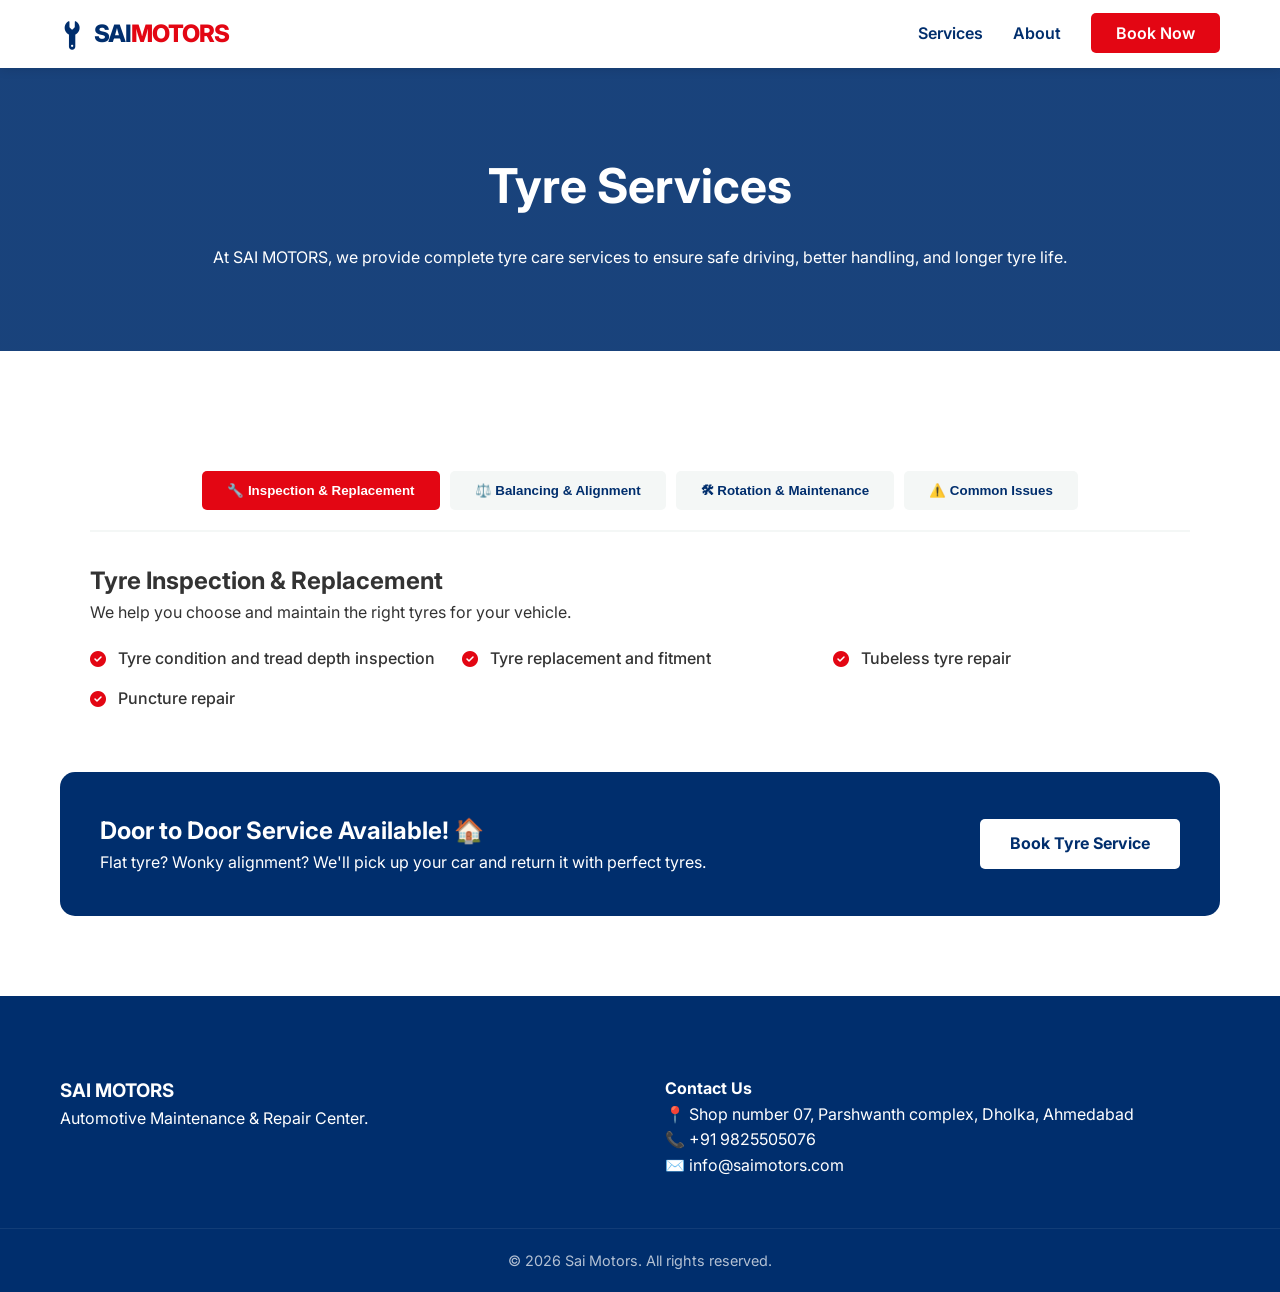
<file: tyre-services.html>
<!DOCTYPE html>
<html lang="en">

<head>
    <meta charset="UTF-8">
    <meta name="viewport" content="width=device-width, initial-scale=1.0">
    <title>Tyre Services | Sai Motors</title>
    <link rel="icon" type="image/svg+xml"
        href="data:image/svg+xml,<svg xmlns='http://www.w3.org/2000/svg' viewBox='0 0 512 512'><path fill='%23002e6d' d='M78.6 5C69.1-2.4 55.6-1.5 47 7L7 47c-8.5 8.5-9.4 22-2.1 31.6l80 104c4.5 5.9 11.6 9.4 19 9.4h54.1l109 109c-14.7 29-10 65.4 14.3 89.6l112 112c12.5 12.5 32.8 12.5 45.3 0l64-64c12.5-12.5 12.5-32.8 0-45.3l-112-112c-24.2-24.2-60.6-29-89.6-14.3l-109-109V96c0-7.4-3.4-14.5-9.4-19L78.6 5zM19.9 396.1C7.2 408.8 0 426.1 0 444.1C0 481.6 30.4 512 67.9 512c18 0 35.3-7.2 48-19.9L233.7 374.3c-7.8-20.9-9-43.6-3.6-65.1l-61.7-61.7L19.9 396.1zM512 144c0-10.5-1.1-20.7-3.2-30.5c-2.4-11.2-16.1-14.1-24.2-6l-63.9 63.9c-3 3-7.1 4.7-11.3 4.7H352c-8.8 0-16-7.2-16-16V102.6c0-4.2 1.7-8.3 4.7-11.3l63.9-63.9c8.1-8.1 5.2-21.8-6-24.2C388.7 1.1 378.5 0 368 0C288.5 0 224 64.5 224 144l0 .8 85.3 85.3c36-9.1 75.8 .5 104 28.7L429 274.5c49-23 83-72.8 83-130.5zM56 432a24 24 0 1 1 48 0 24 24 0 1 1 -48 0z'/></svg>">
    <link rel="stylesheet" href="styles.css">
    <link href="https://fonts.googleapis.com/css2?family=Inter:wght@400;600;700&display=swap" rel="stylesheet">
    <link rel="stylesheet" href="https://cdnjs.cloudflare.com/ajax/libs/font-awesome/6.5.1/css/all.min.css">
    <style>
        .service-details {
            padding: 80px 0;
            background: var(--white);
        }

        .service-hero {
            background: linear-gradient(rgba(0, 46, 109, 0.9), rgba(0, 46, 109, 0.9)), url('https://images.unsplash.com/photo-1578844541663-471244efd93f?auto=format&fit=crop&q=80&w=1920');
            padding: 80px 0;
            color: white;
            text-align: center;
        }

        .service-hero h1 {
            font-size: 3rem;
            margin-bottom: 20px;
        }

        .tabs-container {
            max-width: 1100px;
            margin: 40px auto;
        }

        .tabs-nav {
            display: flex;
            flex-wrap: wrap;
            gap: 10px;
            border-bottom: 2px solid var(--light);
            padding-bottom: 20px;
            margin-bottom: 30px;
            justify-content: center;
        }

        .tab-btn {
            padding: 12px 25px;
            border: none;
            background: var(--light);
            color: var(--primary);
            font-weight: 700;
            border-radius: 5px;
            cursor: pointer;
            transition: 0.3s;
        }

        .tab-btn.active {
            background: var(--accent);
            color: white;
        }

        .tab-content {
            display: none;
            animation: fadeIn 0.5s ease;
        }

        .tab-content.active {
            display: block;
        }

        @keyframes fadeIn {
            from {
                opacity: 0;
                transform: translateY(10px);
            }

            to {
                opacity: 1;
                transform: translateY(0);
            }
        }

        .check-list {
            list-style: none;
            display: grid;
            grid-template-columns: repeat(auto-fit, minmax(300px, 1fr));
            gap: 15px;
            margin-top: 20px;
        }

        .check-list li {
            display: flex;
            align-items: center;
            gap: 12px;
            font-weight: 500;
        }

        .check-list li i {
            color: var(--accent);
        }

        .doorstep-banner {
            background: var(--primary);
            color: white;
            padding: 40px;
            border-radius: 15px;
            margin-top: 60px;
            display: flex;
            justify-content: space-between;
            align-items: center;
            flex-wrap: wrap;
            gap: 20px;
        }

        .btn-white {
            background: white;
            color: var(--primary) !important;
            padding: 12px 30px;
            border-radius: 5px;
            text-decoration: none;
            font-weight: 700;
            transition: 0.3s;
        }

        .btn-white:hover {
            background: var(--light);
            transform: scale(1.05);
        }

        @media (max-width: 768px) {
            .service-hero h1 {
                font-size: 2rem;
            }

            .tab-btn {
                width: 100%;
            }
        }
    </style>
</head>

<body>
    <header>
        <nav class="container">
            <a href="index.html" class="logo" style="text-decoration: none;">
                <i class="fas fa-wrench logo-icon"></i>
                <span class="logo-text">SAI<span>MOTORS</span></span>
            </a>
            <ul class="nav-links desktop-nav">
                <li><a href="index.html#services">Services</a></li>
                <li><a href="index.html#about">About</a></li>
                <li><a href="javascript:void(0)" class="btn-primary" onclick="openModal()">Book Now</a></li>
            </ul>
            <div class="mobile-nav">
                <a href="javascript:void(0)" class="btn-primary mobile-book" onclick="openModal()">Book Now</a>
                <button class="hamburger" onclick="toggleSidebar()"><i class="fas fa-bars"></i></button>
            </div>
        </nav>
    </header>

    <section class="service-hero">
        <div class="container">
            <h1>Tyre Services</h1>
            <p>At SAI MOTORS, we provide complete tyre care services to ensure safe driving, better handling, and longer
                tyre life.</p>
        </div>
    </section>

    <section class="service-details">
        <div class="container">
            <div class="tabs-container">
                <div class="tabs-nav">
                    <button class="tab-btn active" onclick="openTab(event, 'replacement')">🔧 Inspection &
                        Replacement</button>
                    <button class="tab-btn" onclick="openTab(event, 'alignment')">⚖️ Balancing & Alignment</button>
                    <button class="tab-btn" onclick="openTab(event, 'rotation')">🛠 Rotation & Maintenance</button>
                    <button class="tab-btn" onclick="openTab(event, 'common')">⚠️ Common Issues</button>
                </div>

                <div id="replacement" class="tab-content active">
                    <h2>Tyre Inspection & Replacement</h2>
                    <p>We help you choose and maintain the right tyres for your vehicle.</p>
                    <ul class="check-list">
                        <li><i class="fas fa-check-circle"></i> Tyre condition and tread depth inspection</li>
                        <li><i class="fas fa-check-circle"></i> Tyre replacement and fitment</li>
                        <li><i class="fas fa-check-circle"></i> Tubeless tyre repair</li>
                        <li><i class="fas fa-check-circle"></i> Puncture repair</li>
                    </ul>
                </div>

                <div id="alignment" class="tab-content">
                    <h2>Wheel Balancing & Alignment</h2>
                    <p>For smooth driving and even tyre wear.</p>
                    <ul class="check-list">
                        <li><i class="fas fa-check-circle"></i> Wheel balancing</li>
                        <li><i class="fas fa-check-circle"></i> Wheel alignment support</li>
                        <li><i class="fas fa-check-circle"></i> Steering vibration correction</li>
                        <li><i class="fas fa-check-circle"></i> Uneven tyre wear diagnosis</li>
                    </ul>
                </div>

                <div id="rotation" class="tab-content">
                    <h2>Tyre Rotation & Maintenance</h2>
                    <p>Extend tyre life and improve performance.</p>
                    <ul class="check-list">
                        <li><i class="fas fa-check-circle"></i> Tyre rotation</li>
                        <li><i class="fas fa-check-circle"></i> Air pressure check & nitrogen filling</li>
                        <li><i class="fas fa-check-circle"></i> Valve replacement</li>
                        <li><i class="fas fa-check-circle"></i> Tyre wear pattern inspection</li>
                    </ul>
                </div>

                <div id="common" class="tab-content">
                    <h2>Common Tyre Problems We Fix</h2>
                    <ul class="check-list">
                        <li><i class="fas fa-exclamation-triangle"></i> Frequent punctures</li>
                        <li><i class="fas fa-exclamation-triangle"></i> Uneven or rapid tyre wear</li>
                        <li><i class="fas fa-exclamation-triangle"></i> Steering pull and vibrations</li>
                        <li><i class="fas fa-exclamation-triangle"></i> Low grip and poor handling</li>
                    </ul>
                </div>
            </div>

            <div class="doorstep-banner">
                <div class="doorstep-content">
                    <h2>Door to Door Service Available! 🏠</h2>
                    <p>Flat tyre? Wonky alignment? We'll pick up your car and return it with perfect tyres.</p>
                </div>
                <a href="javascript:void(0)" class="btn-white" onclick="openModal()">Book Tyre Service</a>
            </div>
        </div>
    </section>

    <!-- Modal Structure (Common) -->
    <div id="bookingModal" class="modal">
        <div class="modal-content">
            <span class="close-btn" onclick="closeModal()">&times;</span>
            <h2 class="section-title">Book Service</h2>
            <form id="appointment-form" class="appointment-form">
                <input type="hidden" id="service-type" value="Tyre Services">
                <div class="form-row">
                    <div class="form-group"><label>Name</label><input type="text" id="name" required></div>
                    <div class="form-group"><label>Phone</label><input type="tel" id="phone" required></div>
                </div>
                <div class="form-group"><label>Car Model</label><input type="text" id="car-model" required></div>
                <div class="form-group"><label>Tyre Issues</label><textarea id="message" rows="4"></textarea></div>
                <button type="submit" class="btn-primary w-full">Send to WhatsApp</button>
            </form>
        </div>
    </div>

    <footer id="contact">
        <div class="container footer-grid">
            <div class="footer-info">
                <h3>SAI MOTORS</h3>
                <p>Automotive Maintenance & Repair Center.</p>
            </div>
            <div class="footer-contact">
                <h4>Contact Us</h4>
                <p>📍 Shop number 07, Parshwanth complex, Dholka, Ahmedabad</p>
                <p>📞 +91 9825505076</p>
                <p>✉️ info@saimotors.com</p>
            </div>
        </div>
        <div class="footer-bottom">
            <p>&copy; 2026 Sai Motors. All rights reserved.</p>
        </div>
    </footer>

    <script>
        function openTab(evt, tabName) {
            let i, tabcontent, tablinks;
            tabcontent = document.getElementsByClassName("tab-content");
            for (i = 0; i < tabcontent.length; i++) { tabcontent[i].style.display = "none"; }
            tablinks = document.getElementsByClassName("tab-btn");
            for (i = 0; i < tablinks.length; i++) { tablinks[i].className = tablinks[i].className.replace(" active", ""); }
            document.getElementById(tabName).style.display = "block";
            evt.currentTarget.className += " active";
        }
        function openModal() { document.getElementById('bookingModal').style.display = 'block'; document.body.style.overflow = 'hidden'; }
        function closeModal() { document.getElementById('bookingModal').style.display = 'none'; document.body.style.overflow = 'auto'; }
        document.getElementById('appointment-form').addEventListener('submit', function (e) {
            e.preventDefault();
            let msg = `🛞 *Tyre Service Request*\n\n👤 *Name:* ${document.getElementById('name').value}\n📞 *Phone:* ${document.getElementById('phone').value}\n🚙 *Car:* ${document.getElementById('car-model').value}\n🔧 *Service:* Tyre Services\n📝 *Details:* ${document.getElementById('message').value}`;
            window.open(`https://wa.me/919825505076?text=${encodeURIComponent(msg)}`, '_blank');
            closeModal();
        });
    </script>
</body>

</html>
</file>
<file: styles.css>
:root {
    --primary: #002e6d;
    --accent: #e30613;
    --text: #333;
    --light: #f4f7f6;
    --white: #ffffff;
    --gray: #666;
}

* {
    margin: 0;
    padding: 0;
    box-sizing: border-box;
}

body {
    font-family: 'Inter', sans-serif;
    color: var(--text);
    line-height: 1.6;
    overflow-x: hidden;
}

.container {
    max-width: 1200px;
    margin: 0 auto;
    padding: 0 20px;
}

header {
    background: var(--white);
    padding: 15px 0;
    position: sticky;
    top: 0;
    z-index: 1000;
    box-shadow: 0 2px 10px rgba(0, 0, 0, 0.1);
}

nav {
    display: flex;
    justify-content: space-between;
    align-items: center;
}

.logo {
    display: flex;
    align-items: center;
    gap: 10px;
}

.logo-icon {
    font-size: 24px;
    color: var(--primary);
    transform: rotate(-45deg);
}

.logo-text {
    font-size: 24px;
    font-weight: 800;
    letter-spacing: -1px;
    color: var(--primary);
}

.logo-text span {
    color: var(--accent);
}

.logo-img {
    display: none;
}

.nav-links {
    display: flex;
    list-style: none;
    align-items: center;
}

.nav-links li {
    margin-left: 30px;
}

.nav-links a {
    text-decoration: none;
    color: var(--primary);
    font-weight: 600;
    transition: 0.3s;
}

.nav-links a:hover {
    color: var(--accent);
}

.btn-primary {
    background: var(--accent);
    color: white !important;
    padding: 10px 25px;
    border-radius: 5px;
}

.btn-primary:hover {
    background: #c00510;
    transform: translateY(-2px);
}

.hero {
    height: 80vh;
    position: relative;
    display: flex;
    align-items: center;
    color: white;
    overflow: hidden;
}

.hero-slides {
    position: absolute;
    top: 0;
    left: 0;
    width: 100%;
    height: 100%;
    z-index: 0;
}

.slide {
    position: absolute;
    top: 0;
    left: 0;
    width: 100%;
    height: 100%;
    background-size: cover;
    background-position: center center;
    background-repeat: no-repeat;
    opacity: 0;
    animation: slideShow 12s infinite;
}

/* Adjust hero height and image scaling for mobile screens */
@media (max-width: 768px) {
    .hero {
        height: 60vh;
        /* Shorter hero on mobile to prevent extreme zooming */
    }

    .slide {
        background-size: cover;
        /* Still cover, but with shorter height it zooms less */
    }
}

.slide:nth-child(2) {
    animation-delay: 4s;
}

.slide:nth-child(3) {
    animation-delay: 8s;
}

@keyframes slideShow {
    0% {
        opacity: 0;
        transform: scale(1);
    }

    5% {
        opacity: 1;
    }

    33% {
        opacity: 1;
    }

    38% {
        opacity: 0;
        transform: scale(1.05);
    }

    100% {
        opacity: 0;
    }
}

.overlay {
    position: absolute;
    top: 0;
    left: 0;
    width: 100%;
    height: 100%;
    background: linear-gradient(to right, rgba(0, 46, 109, 0.8), rgba(0, 0, 0, 0.3));
    z-index: 1;
}

.hero-content {
    position: relative;
    max-width: 700px;
    z-index: 2;
}

.hero h1 {
    font-size: 3.5rem;
    line-height: 1.1;
    margin-bottom: 20px;
    font-weight: 800;
}

.hero p {
    font-size: 1.25rem;
    margin-bottom: 30px;
    opacity: 0.9;
}

.hero-btns {
    display: flex;
    flex-wrap: wrap;
    gap: 15px;
}

.btn-outline {
    border: 2px solid white;
    color: white;
    padding: 10px 25px;
    border-radius: 5px;
    text-decoration: none;
    font-weight: 600;
    display: inline-block;
}

.services {
    padding: 80px 0;
    background: var(--light);
}

.section-title {
    text-align: center;
    font-size: 2.5rem;
    color: var(--primary);
    margin-bottom: 50px;
    position: relative;
}

.section-title::after {
    content: '';
    display: block;
    width: 60px;
    height: 4px;
    background: var(--accent);
    margin: 15px auto 0;
}

.services-grid {
    display: grid;
    grid-template-columns: repeat(auto-fit, minmax(300px, 1fr));
    gap: 30px;
}

.service-card {
    background: white;
    padding: 40px;
    border-radius: 12px;
    transition: 0.3s;
    border-bottom: 4px solid transparent;
}

.service-card:hover {
    transform: translateY(-10px);
    box-shadow: 0 10px 30px rgba(0, 0, 0, 0.1);
    border-bottom: 4px solid var(--accent);
}

.service-card .icon {
    font-size: 40px;
    margin-bottom: 20px;
    color: var(--primary);
    transition: 0.3s;
}

.service-card:hover .icon {
    color: var(--accent);
    transform: scale(1.1);
}

.service-card h3 {
    margin-bottom: 15px;
    color: var(--primary);
}

.why-choose {
    padding: 100px 0;
}

.flex-row {
    display: flex;
    align-items: center;
    gap: 50px;
}

.text-content {
    flex: 1;
}

.text-content h2 {
    font-size: 2.5rem;
    color: var(--primary);
    margin-bottom: 25px;
}

.text-content ul {
    list-style: none;
}

.text-content li {
    margin-bottom: 15px;
    font-size: 1.1rem;
    display: flex;
    align-items: center;
}

.text-content li::before {
    content: '✓';
    color: var(--accent);
    font-weight: bold;
    margin-right: 15px;
}

.image-placeholder {
    flex: 1;
    height: 400px;
    background: url('https://images.unsplash.com/photo-1530046339160-ce3e530c7d2f?auto=format&fit=crop&q=80&w=800');
    background-size: cover;
    background-position: center;
    border-radius: 20px;
    position: relative;
}

.glass-box {
    position: absolute;
    bottom: -30px;
    left: 40px;
    background: rgba(255, 255, 255, 0.9);
    padding: 30px;
    border-radius: 15px;
    box-shadow: 0 10px 30px rgba(0, 0, 0, 0.1);
    backdrop-filter: blur(10px);
}

.glass-box h3 {
    color: var(--accent);
    font-size: 2rem;
}

/* Modal Styles */
.modal {
    display: none;
    position: fixed;
    z-index: 2000;
    left: 0;
    top: 0;
    width: 100%;
    height: 100%;
    overflow: auto;
    background-color: rgba(0, 0, 0, 0.6);
    backdrop-filter: blur(5px);
}

.modal-content {
    background-color: var(--white);
    margin: 5% auto;
    padding: 40px;
    border-radius: 15px;
    width: 90%;
    max-width: 700px;
    position: relative;
    box-shadow: 0 20px 50px rgba(0, 0, 0, 0.2);
    animation: slideDown 0.4s ease-out;
}

@keyframes slideDown {
    from {
        transform: translateY(-50px);
        opacity: 0;
    }

    to {
        transform: translateY(0);
        opacity: 1;
    }
}

.close-btn {
    position: absolute;
    right: 25px;
    top: 15px;
    font-size: 35px;
    font-weight: bold;
    color: var(--gray);
    cursor: pointer;
    transition: 0.3s;
}

.close-btn:hover {
    color: var(--accent);
}

.booking-form-container {
    max-width: 800px;
    margin: 0 auto;
    background: var(--white);
    padding: 0;
    border-radius: 15px;
    box-shadow: none;
}

.form-row {
    display: flex;
    gap: 20px;
    margin-bottom: 20px;
}

.form-group {
    flex: 1;
    display: flex;
    flex-direction: column;
}

.form-group label {
    font-weight: 600;
    margin-bottom: 8px;
    color: var(--primary);
}

.form-group input,
.form-group select,
.form-group textarea {
    padding: 12px 15px;
    border: 1px solid #ddd;
    border-radius: 5px;
    font-family: inherit;
    font-size: 1rem;
    outline: none;
    transition: 0.3s;
}

.form-group input:focus,
.form-group select:focus,
.form-group textarea:focus {
    border-color: var(--primary);
}

.w-full {
    width: 100%;
    border: none;
    cursor: pointer;
    font-size: 1.1rem;
    margin-top: 10px;
}

@media (max-width: 768px) {
    .form-row {
        flex-direction: column;
        gap: 0;
    }

    .form-group {
        margin-bottom: 20px;
    }
}

/* Location Section */
.location {
    padding: 80px 0;
    background: var(--light);
}

.map-container {
    border-radius: 15px;
    overflow: hidden;
    box-shadow: 0 10px 30px rgba(0, 0, 0, 0.1);
}

/* WhatsApp Floating Button */
.whatsapp-float {
    position: fixed;
    height: 60px;
    bottom: 40px;
    right: 40px;
    background-color: #25d366;
    color: #FFF;
    border-radius: 50px;
    box-shadow: 0 10px 20px rgba(0, 0, 0, 0.15);
    z-index: 3000;
    display: flex;
    align-items: center;
    justify-content: center;
    padding: 0 20px;
    text-decoration: none;
    transition: all 0.4s ease;
    overflow: hidden;
    width: 60px;
    /* Default collapsed state */
}

.whatsapp-float i {
    font-size: 30px;
    transition: transform 0.4s ease;
}

.whatsapp-float::after {
    content: 'Chat with Us';
    font-size: 16px;
    font-weight: 600;
    margin-left: 0;
    width: 0;
    opacity: 0;
    white-space: nowrap;
    transition: all 0.4s ease;
}

.whatsapp-float:hover {
    background-color: #128c7e;
    width: 200px;
    color: white;
}

.whatsapp-float:hover::after {
    margin-left: 10px;
    width: auto;
    opacity: 1;
}

.whatsapp-float:hover i {
    transform: rotate(360deg);
}

footer {
    background: var(--primary);
    color: white;
    padding: 80px 0 20px;
}

footer a,
footer p,
a[href^="tel"],
a[href^="mailto"] {
    color: white !important;
    text-decoration: none !important;
}

.footer-grid {
    display: grid;
    grid-template-columns: repeat(auto-fit, minmax(250px, 1fr));
    gap: 50px;
    margin-bottom: 50px;
}

.footer-bottom {
    border-top: 1px solid rgba(255, 255, 255, 0.1);
    padding-top: 20px;
    text-align: center;
    font-size: 0.9rem;
    opacity: 0.7;
}

@media (max-width: 768px) {
    .flex-row {
        flex-direction: column;
    }

    .hero h1 {
        font-size: 2rem;
    }

    .hero p {
        font-size: 1rem;
    }

    .hero-btns {
        flex-direction: column;
        align-items: flex-start;
    }

    .hero-btns a {
        width: 100%;
        text-align: center;
    }

    .desktop-nav {
        display: none;
    }

    .section-title {
        font-size: 1.8rem;
    }

    /* Why Choose Section Mobile */
    .why-choose {
        padding: 60px 0;
    }

    .why-choose .flex-row {
        flex-direction: column-reverse;
    }

    .text-content {
        margin-top: 60px;
    }

    .text-content h2 {
        font-size: 1.8rem;
        text-align: center;
    }

    .text-content ul {
        padding: 0 10px;
    }

    .text-content li {
        font-size: 0.95rem;
        flex-direction: column;
        align-items: flex-start;
        gap: 5px;
    }

    .text-content li::before {
        margin-right: 0;
        margin-bottom: 5px;
    }

    .image-placeholder {
        width: 100%;
        height: 250px;
        margin-bottom: 0;
    }

    .glass-box {
        bottom: -30px;
        left: 50%;
        transform: translateX(-50%);
        padding: 15px 25px;
        text-align: center;
    }

    .glass-box h3 {
        font-size: 1.3rem;
    }

    .glass-box p {
        font-size: 0.9rem;
    }
}

/* Mobile Navigation */
.mobile-nav {
    display: none;
    align-items: center;
    gap: 15px;
}

.hamburger {
    background: none;
    border: none;
    font-size: 24px;
    color: var(--primary);
    cursor: pointer;
    padding: 5px;
}

.mobile-book {
    font-size: 14px;
    padding: 8px 18px;
}

/* Sidebar */
.sidebar {
    position: fixed;
    top: 0;
    right: -300px;
    width: 280px;
    height: 100%;
    background: var(--white);
    z-index: 4000;
    box-shadow: -5px 0 30px rgba(0, 0, 0, 0.15);
    transition: right 0.3s ease;
}

.sidebar.active {
    right: 0;
}

.sidebar-header {
    display: flex;
    justify-content: space-between;
    align-items: center;
    padding: 20px;
    border-bottom: 1px solid #eee;
}

.close-sidebar {
    background: none;
    border: none;
    font-size: 24px;
    color: var(--gray);
    cursor: pointer;
}

.sidebar-links {
    list-style: none;
    padding: 20px;
}

.sidebar-links li {
    margin-bottom: 10px;
}

.sidebar-links a {
    display: block;
    padding: 15px 20px;
    text-decoration: none;
    color: var(--primary);
    font-weight: 600;
    font-size: 1.1rem;
    border-radius: 8px;
    transition: 0.3s;
}

.sidebar-links a:hover {
    background: var(--light);
    color: var(--accent);
}

.sidebar-overlay {
    position: fixed;
    top: 0;
    left: 0;
    width: 100%;
    height: 100%;
    background: rgba(0, 0, 0, 0.5);
    z-index: 3500;
    opacity: 0;
    visibility: hidden;
    transition: 0.3s;
}

.sidebar-overlay.active {
    opacity: 1;
    visibility: visible;
}

@media (max-width: 768px) {
    .mobile-nav {
        display: flex;
    }
}
</file>
